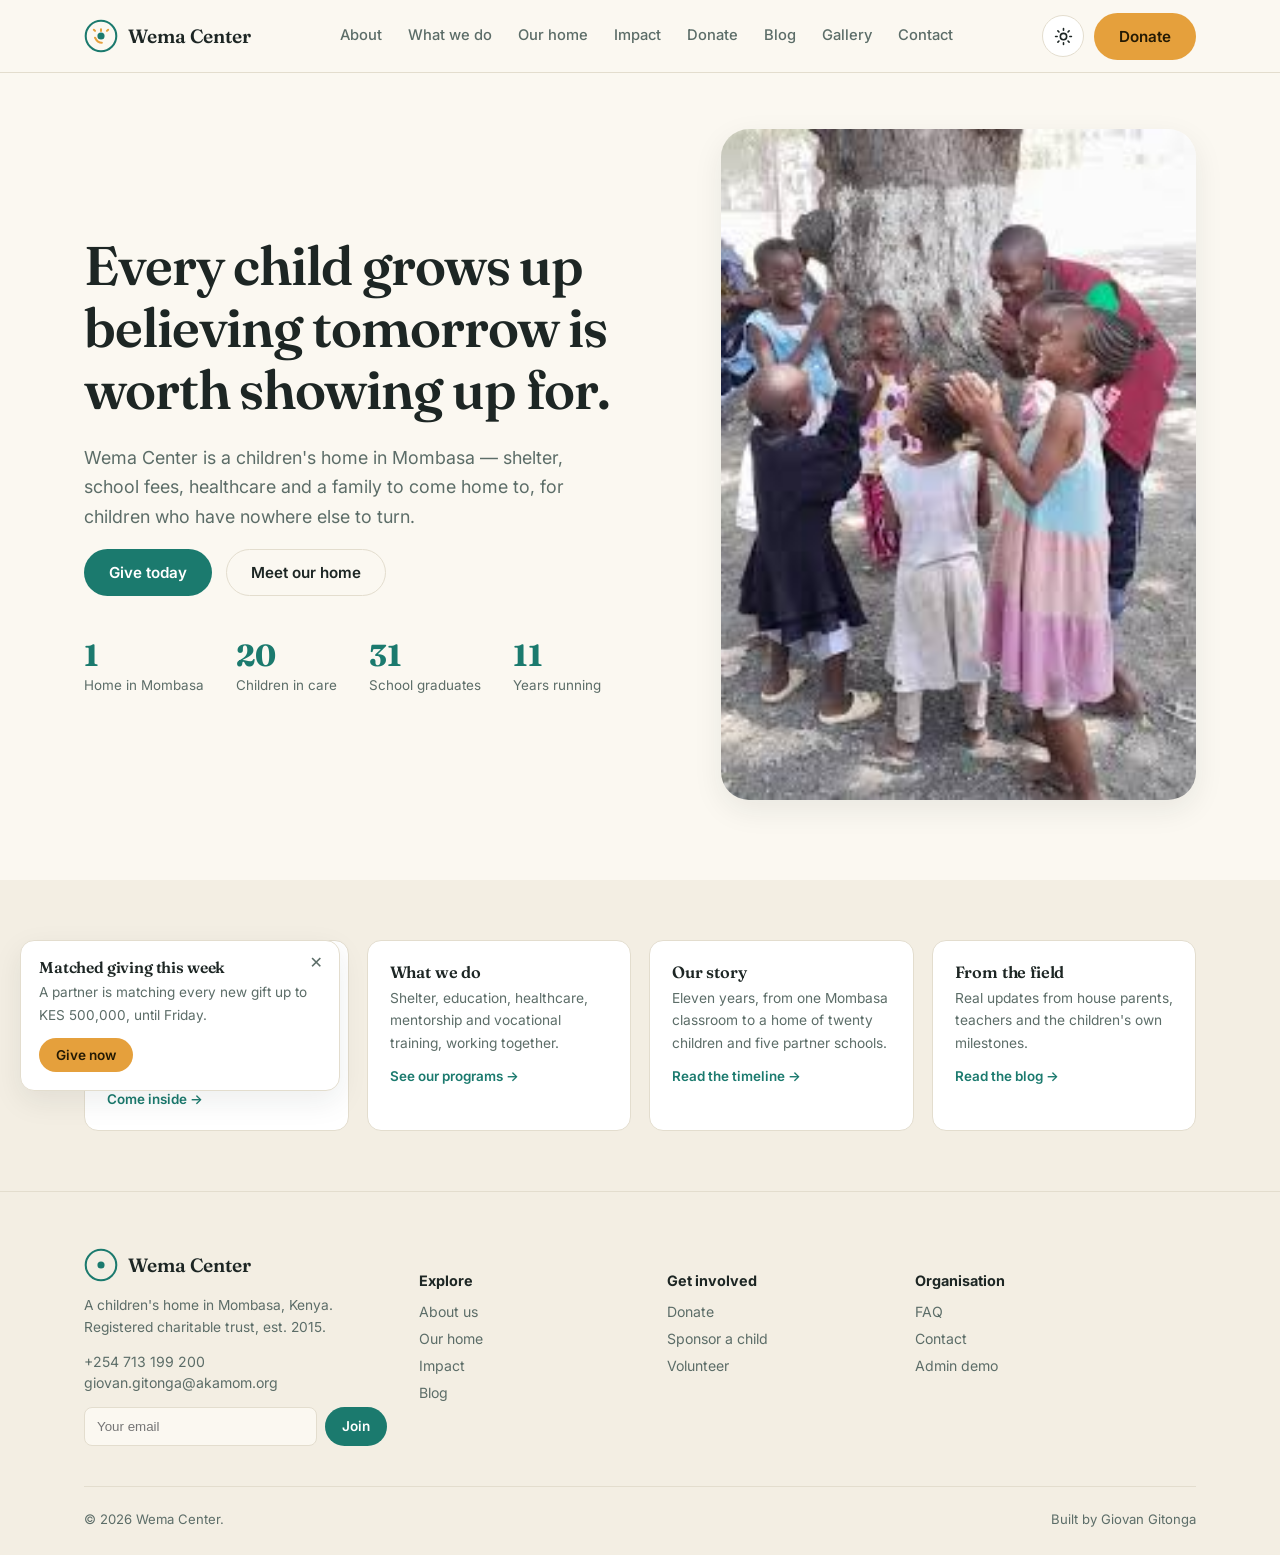
<file: index.html>
<!DOCTYPE html>
<html lang="en">
<head>
<meta charset="UTF-8">
<meta name="viewport" content="width=device-width, initial-scale=1, viewport-fit=cover">
<title>Wema Center &mdash; Children's Home, Mombasa</title>
<link rel="preconnect" href="https://fonts.googleapis.com">
<link rel="preconnect" href="https://fonts.gstatic.com" crossorigin>
<link href="https://fonts.googleapis.com/css2?family=Fraunces:ital,opsz,wght@0,9..144,400;0,9..144,500;0,9..144,600;0,9..144,700;1,9..144,500&family=Inter:wght@400;500;600;700;800&display=swap" rel="stylesheet">
<link rel="icon" type="image/svg+xml" href="assets/images/favicon.svg">
<meta name="description" content="Wema Center is a children's home in Mombasa, Kenya — shelter, school fees, healthcare and a family to come home to for children who have nowhere else to turn.">
<link rel="stylesheet" href="assets/style.css">

</head>
<body>
<header class="nav" id="siteNav">
  <div class="container nav-row">
    <a href="index.html" class="logo" class="active">
      <svg viewBox="0 0 40 40" fill="none"><g class="mark-ring"><circle cx="20" cy="20" r="18" stroke="var(--primary)" stroke-width="2.4"/><path d="M13 22c2 4 5.6 6 8 6M20 14v-2M13 14l-1.4-1.4M27 14l1.4-1.4" stroke="var(--accent)" stroke-width="2.4" stroke-linecap="round"/><circle cx="20" cy="20" r="4.2" fill="var(--primary)"/></g></svg>
      Wema Center
    </a>
    <nav class="nav-links" id="navLinks">
      <a href="about.html">About</a>
      <a href="programs.html">What we do</a>
      <a href="homes.html">Our home</a>
      <a href="impact.html">Impact</a>
      <a href="donate.html">Donate</a>
      <a href="blog.html">Blog</a>
      <a href="gallery.html">Gallery</a>
      <a href="contact.html">Contact</a>
    </nav>
    <div class="nav-actions">
      <button class="theme-toggle" aria-label="Toggle dark mode">
        <svg id="themeIconSun" viewBox="0 0 24 24" fill="none" stroke="var(--text)" stroke-width="2"><circle cx="12" cy="12" r="4"/><path d="M12 2v2M12 20v2M4.9 4.9l1.4 1.4M17.7 17.7l1.4 1.4M2 12h2M20 12h2M4.9 19.1l1.4-1.4M17.7 6.3l1.4-1.4" stroke-linecap="round"/></svg>
        <svg id="themeIconMoon" viewBox="0 0 24 24" fill="none" stroke="var(--text)" stroke-width="2" style="display:none"><path d="M21 12.8A9 9 0 1 1 11.2 3a7 7 0 0 0 9.8 9.8Z"/></svg>
      </button>
      <a href="donate.html" class="btn btn-accent">Donate</a>
      <button class="hamburger" id="hamburger" type="button" aria-label="Menu" aria-expanded="false"><span></span></button>
    </div>
  </div>
</header>

<div class="mobile-panel" id="mobilePanel" aria-hidden="true">
  <div class="container">
    <a href="index.html" class="active">Home</a>
    <a href="about.html">About</a>
    <a href="programs.html">What we do</a>
    <a href="homes.html">Our home</a>
    <a href="impact.html">Impact &amp; progress</a>
    <a href="donate.html">Donate</a>
    <a href="blog.html">Blog</a>
    <a href="gallery.html">Gallery</a>
    <a href="faq.html">FAQ</a>
    <a href="contact.html">Contact</a>
    <a href="admin.html" style="color:var(--primary)">Admin demo</a>
  </div>
</div>
<main>
<div class="hero">
  <div class="container hero-grid">
    <div>
      <h1>Every child grows up believing tomorrow is worth showing up for.</h1>
      <p class="lede">Wema Center is a children's home in Mombasa &mdash; shelter, school fees, healthcare and a family to come home to, for children who have nowhere else to turn.</p>
      <div class="hero-cta">
        <a href="donate.html" class="btn btn-primary">Give today</a>
        <a href="homes.html" class="btn btn-outline">Meet our home</a>
      </div>
      <div class="hero-stats">
        <div class="stat"><b data-count="1">0</b><span>Home in Mombasa</span></div>
        <div class="stat"><b data-count="20">0</b><span>Children in care</span></div>
        <div class="stat"><b data-count="31">0</b><span>School graduates</span></div>
        <div class="stat"><b data-count="11">0</b><span>Years running</span></div>
      </div>
    </div>
    <div class="hero-art">
      <img src="assets/images/hero4.jpeg" width="460" height="380" alt="Children playing outside Wema Center, a thatched home on the Mombasa coast, with palm trees and a dhow at sea">
    </div>
  </div>
</div>

<div class="teaser-strip">
  <div class="container">
    <div class="teaser-grid">
      <div class="teaser-card"><h4>Our home</h4><p>A small, family-style home on the Mombasa coast, with house parents, a nurse and a resident social worker.</p><a href="homes.html">Come inside &rarr;</a></div>
      <div class="teaser-card"><h4>What we do</h4><p>Shelter, education, healthcare, mentorship and vocational training, working together.</p><a href="programs.html">See our programs &rarr;</a></div>
      <div class="teaser-card"><h4>Our story</h4><p>Eleven years, from one Mombasa classroom to a home of twenty children and five partner schools.</p><a href="impact.html">Read the timeline &rarr;</a></div>
      <div class="teaser-card"><h4>From the field</h4><p>Real updates from house parents, teachers and the children's own milestones.</p><a href="blog.html">Read the blog &rarr;</a></div>
    </div>
  </div>
</div>

</main>

<footer>
  <div class="container">
    <div class="foot-grid">
      <div class="foot-col">
        <div class="logo" style="margin-bottom:12px"><svg viewBox="0 0 40 40" width="30" height="30" fill="none"><circle cx="20" cy="20" r="18" stroke="var(--primary)" stroke-width="2.4"/><circle cx="20" cy="20" r="4.2" fill="var(--primary)"/></svg>Wema Center</div>
        <p style="font-size:.86rem">A children's home in Mombasa, Kenya. Registered charitable trust, est. 2015.</p>
        <a style="margin-bottom:4px" href="tel:+254713199200">+254 713 199 200</a><a href="mailto:giovan.gitonga@akamom.org">giovan.gitonga@akamom.org</a>
        <div class="newsletter"><input id="newsletterEmail" type="email" placeholder="Your email"><button class="btn btn-primary btn-sm" id="newsletterBtn">Join</button></div>
      </div>
      <div class="foot-col"><h5>Explore</h5><a href="about.html">About us</a><a href="homes.html">Our home</a><a href="impact.html">Impact</a><a href="blog.html">Blog</a></div>
      <div class="foot-col"><h5>Get involved</h5><a href="donate.html">Donate</a><a href="donate.html">Sponsor a child</a><a href="contact.html">Volunteer</a></div>
      <div class="foot-col"><h5>Organisation</h5><a href="faq.html">FAQ</a><a href="contact.html">Contact</a><a href="admin.html">Admin demo</a></div>
    </div>
    <div class="foot-bottom">
      <span>&copy; 2026 Wema Center. </span>
      <span>Built by Giovan Gitonga</span>
    </div>
  </div>
</footer>

<div class="toast-wrap" id="toastWrap"></div>

<div class="popup-banner" id="popupBanner">
  <button class="popup-close" id="popupClose">&#10005;</button>
  <h4>Matched giving this week</h4>
  <p>A partner is matching every new gift up to KES 500,000, until Friday.</p>
  <a href="donate.html" class="btn btn-accent btn-sm" id="popupCta">Give now</a>
</div>

<script src="assets/app.js"></script>
</body>
</html>
</file>
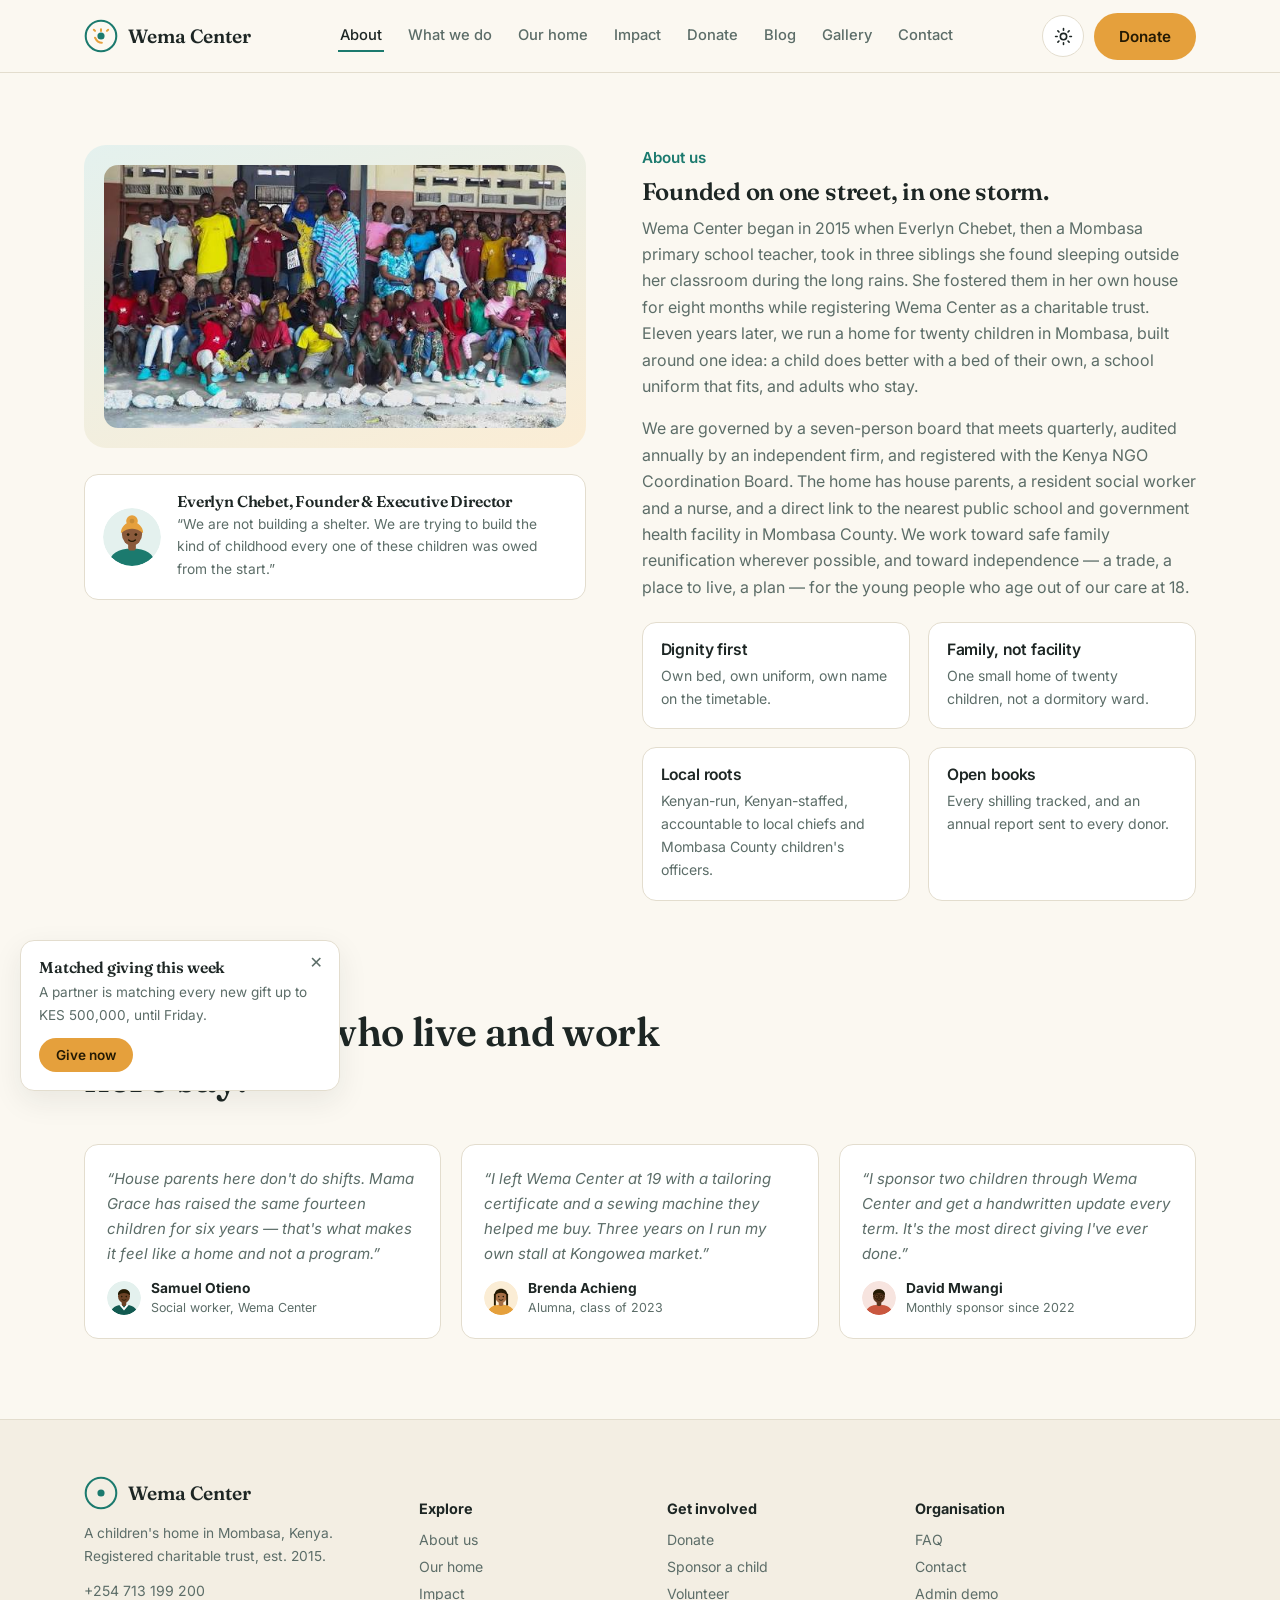
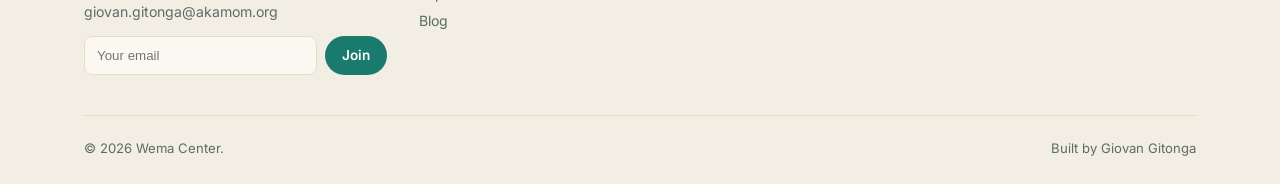
<file: about.html>
<!DOCTYPE html>
<html lang="en">
<head>
<meta charset="UTF-8">
<meta name="viewport" content="width=device-width, initial-scale=1, viewport-fit=cover">
<title>About &mdash; Wema Center</title>
<link rel="preconnect" href="https://fonts.googleapis.com">
<link rel="preconnect" href="https://fonts.gstatic.com" crossorigin>
<link href="https://fonts.googleapis.com/css2?family=Fraunces:ital,opsz,wght@0,9..144,400;0,9..144,500;0,9..144,600;0,9..144,700;1,9..144,500&family=Inter:wght@400;500;600;700;800&display=swap" rel="stylesheet">
<link rel="icon" type="image/svg+xml" href="assets/images/favicon.svg">
<meta name="description" content="Wema Center is a children's home in Mombasa, Kenya — shelter, school fees, healthcare and a family to come home to for children who have nowhere else to turn.">
<link rel="stylesheet" href="assets/style.css">

</head>
<body>
<header class="nav" id="siteNav">
  <div class="container nav-row">
    <a href="index.html" class="logo">
      <svg viewBox="0 0 40 40" fill="none"><g class="mark-ring"><circle cx="20" cy="20" r="18" stroke="var(--primary)" stroke-width="2.4"/><path d="M13 22c2 4 5.6 6 8 6M20 14v-2M13 14l-1.4-1.4M27 14l1.4-1.4" stroke="var(--accent)" stroke-width="2.4" stroke-linecap="round"/><circle cx="20" cy="20" r="4.2" fill="var(--primary)"/></g></svg>
      Wema Center
    </a>
    <nav class="nav-links" id="navLinks">
      <a href="about.html" class="active">About</a>
      <a href="programs.html">What we do</a>
      <a href="homes.html">Our home</a>
      <a href="impact.html">Impact</a>
      <a href="donate.html">Donate</a>
      <a href="blog.html">Blog</a>
      <a href="gallery.html">Gallery</a>
      <a href="contact.html">Contact</a>
    </nav>
    <div class="nav-actions">
      <button class="theme-toggle" aria-label="Toggle dark mode">
        <svg id="themeIconSun" viewBox="0 0 24 24" fill="none" stroke="var(--text)" stroke-width="2"><circle cx="12" cy="12" r="4"/><path d="M12 2v2M12 20v2M4.9 4.9l1.4 1.4M17.7 17.7l1.4 1.4M2 12h2M20 12h2M4.9 19.1l1.4-1.4M17.7 6.3l1.4-1.4" stroke-linecap="round"/></svg>
        <svg id="themeIconMoon" viewBox="0 0 24 24" fill="none" stroke="var(--text)" stroke-width="2" style="display:none"><path d="M21 12.8A9 9 0 1 1 11.2 3a7 7 0 0 0 9.8 9.8Z"/></svg>
      </button>
      <a href="donate.html" class="btn btn-accent">Donate</a>
      <button class="hamburger" id="hamburger" type="button" aria-label="Menu" aria-expanded="false"><span></span></button>
    </div>
  </div>
</header>

<div class="mobile-panel" id="mobilePanel" aria-hidden="true">
  <div class="container">
    <a href="index.html">Home</a>
    <a href="about.html" class="active">About</a>
    <a href="programs.html">What we do</a>
    <a href="homes.html">Our home</a>
    <a href="impact.html">Impact &amp; progress</a>
    <a href="donate.html">Donate</a>
    <a href="blog.html">Blog</a>
    <a href="gallery.html">Gallery</a>
    <a href="faq.html">FAQ</a>
    <a href="contact.html">Contact</a>
    <a href="admin.html" style="color:var(--primary)">Admin demo</a>
  </div>
</div>
<main>
<div class="container section-pad about-grid">
  <div>
    <div class="about-art">
      <img src="assets/images/hero-mombasa.jpeg" width="380" height="320" alt="A Mombasa teacher shelters three children under an umbrella in the rain, walking toward a lit doorway in Old Town">
    </div>
    <div class="founder-row">
      <img class="founder-avatar" src="assets/images/avatar-everlyn.svg" width="58" height="58" alt="Everlyn Chebet">
      <div><h4>Everlyn Chebet, Founder &amp; Executive Director</h4><p>&ldquo;We are not building a shelter. We are trying to build the kind of childhood every one of these children was owed from the start.&rdquo;</p></div>
    </div>
  </div>
  <div>
    <p class="eyebrow">About us</p>
    <h2>Founded on one street, in one storm.</h2>
    <p>Wema Center began in 2015 when Everlyn Chebet, then a Mombasa primary school teacher, took in three siblings she found sleeping outside her classroom during the long rains. She fostered them in her own house for eight months while registering Wema Center as a charitable trust. Eleven years later, we run a home for twenty children in Mombasa, built around one idea: a child does better with a bed of their own, a school uniform that fits, and adults who stay.</p>
    <p>We are governed by a seven-person board that meets quarterly, audited annually by an independent firm, and registered with the Kenya NGO Coordination Board. The home has house parents, a resident social worker and a nurse, and a direct link to the nearest public school and government health facility in Mombasa County. We work toward safe family reunification wherever possible, and toward independence &mdash; a trade, a place to live, a plan &mdash; for the young people who age out of our care at 18.</p>
    <div class="values">
      <div class="value-card"><h4>Dignity first</h4><p>Own bed, own uniform, own name on the timetable.</p></div>
      <div class="value-card"><h4>Family, not facility</h4><p>One small home of twenty children, not a dormitory ward.</p></div>
      <div class="value-card"><h4>Local roots</h4><p>Kenyan-run, Kenyan-staffed, accountable to local chiefs and Mombasa County children's officers.</p></div>
      <div class="value-card"><h4>Open books</h4><p>Every shilling tracked, and an annual report sent to every donor.</p></div>
    </div>
  </div>
</div>
<div class="container" style="padding-bottom:80px">
  <div class="section-head"><p class="eyebrow">In their words</p><h2>What people who live and work here say.</h2></div>
  <div class="testimonials">
    <div class="testimonial"><p>&ldquo;House parents here don't do shifts. Mama Grace has raised the same fourteen children for six years &mdash; that's what makes it feel like a home and not a program.&rdquo;</p><div class="who"><img class="avatar" src="assets/images/avatar-samuel.svg" width="34" height="34" alt=""><div><b>Samuel Otieno</b><span>Social worker, Wema Center</span></div></div></div>
    <div class="testimonial"><p>&ldquo;I left Wema Center at 19 with a tailoring certificate and a sewing machine they helped me buy. Three years on I run my own stall at Kongowea market.&rdquo;</p><div class="who"><img class="avatar" src="assets/images/avatar-brenda.svg" width="34" height="34" alt=""><div><b>Brenda Achieng</b><span>Alumna, class of 2023</span></div></div></div>
    <div class="testimonial"><p>&ldquo;I sponsor two children through Wema Center and get a handwritten update every term. It's the most direct giving I've ever done.&rdquo;</p><div class="who"><img class="avatar" src="assets/images/avatar-david.svg" width="34" height="34" alt=""><div><b>David Mwangi</b><span>Monthly sponsor since 2022</span></div></div></div>
  </div>
</div>

</main>

<footer>
  <div class="container">
    <div class="foot-grid">
      <div class="foot-col">
        <div class="logo" style="margin-bottom:12px"><svg viewBox="0 0 40 40" width="30" height="30" fill="none"><circle cx="20" cy="20" r="18" stroke="var(--primary)" stroke-width="2.4"/><circle cx="20" cy="20" r="4.2" fill="var(--primary)"/></svg>Wema Center</div>
        <p style="font-size:.86rem">A children's home in Mombasa, Kenya. Registered charitable trust, est. 2015.</p>
        <a style="margin-bottom:4px" href="tel:+254713199200">+254 713 199 200</a><a href="mailto:giovan.gitonga@akamom.org">giovan.gitonga@akamom.org</a>
        <div class="newsletter"><input id="newsletterEmail" type="email" placeholder="Your email"><button class="btn btn-primary btn-sm" id="newsletterBtn">Join</button></div>
      </div>
      <div class="foot-col"><h5>Explore</h5><a href="about.html">About us</a><a href="homes.html">Our home</a><a href="impact.html">Impact</a><a href="blog.html">Blog</a></div>
      <div class="foot-col"><h5>Get involved</h5><a href="donate.html">Donate</a><a href="donate.html">Sponsor a child</a><a href="contact.html">Volunteer</a></div>
      <div class="foot-col"><h5>Organisation</h5><a href="faq.html">FAQ</a><a href="contact.html">Contact</a><a href="admin.html">Admin demo</a></div>
    </div>
     <div class="foot-bottom">
      <span>&copy; 2026 Wema Center. </span>
      <span>Built by Giovan Gitonga</span>
    </div>
  </div>
</footer>

<div class="toast-wrap" id="toastWrap"></div>

<div class="popup-banner" id="popupBanner">
  <button class="popup-close" id="popupClose">&#10005;</button>
  <h4>Matched giving this week</h4>
  <p>A partner is matching every new gift up to KES 500,000, until Friday.</p>
  <a href="donate.html" class="btn btn-accent btn-sm" id="popupCta">Give now</a>
</div>

<script src="assets/app.js"></script>
</body>
</html>
</file>
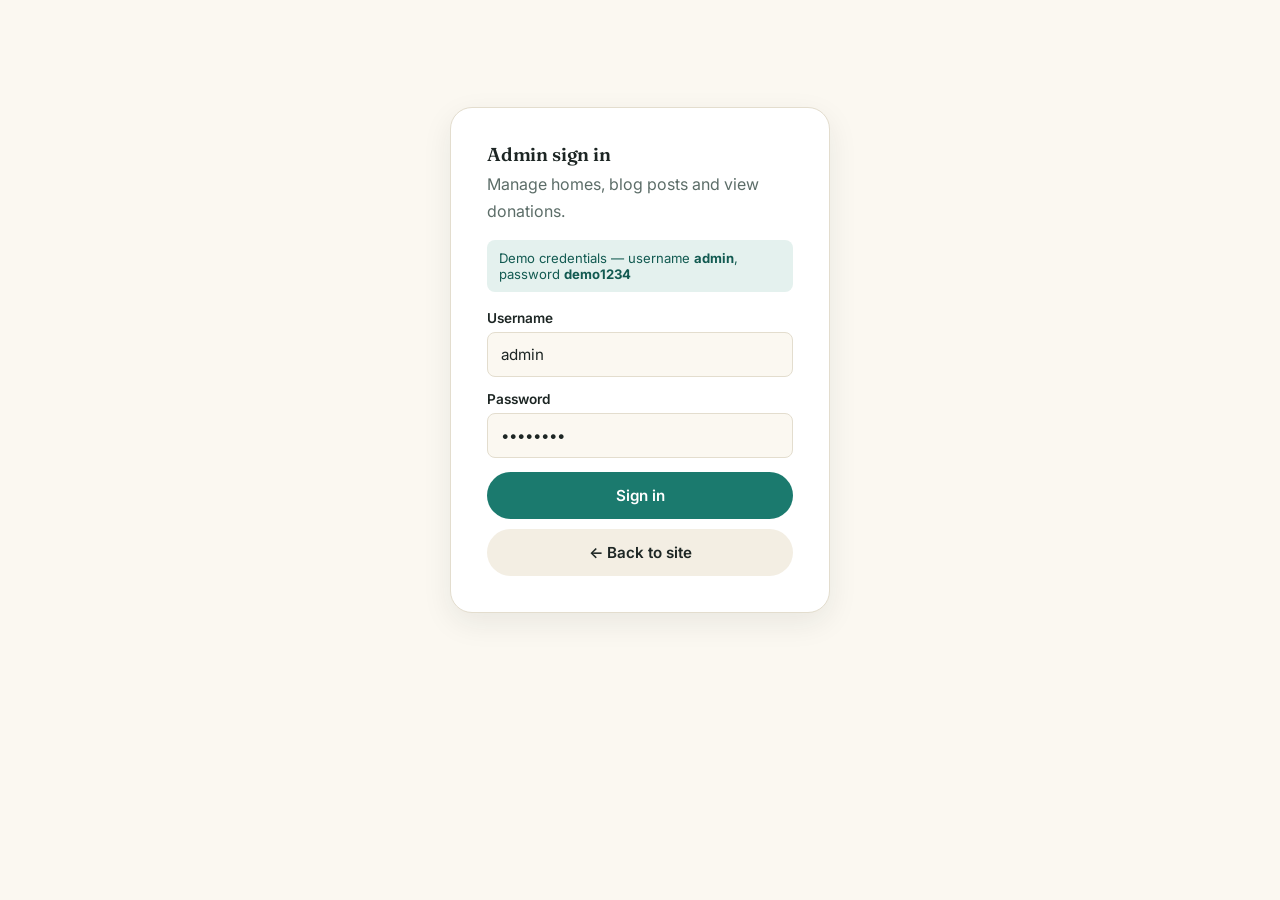
<file: admin.html>
<!DOCTYPE html>
<html lang="en">
<head>
<meta charset="UTF-8">
<meta name="viewport" content="width=device-width, initial-scale=1, viewport-fit=cover">
<title>Admin &mdash; Wema Center</title>
<link rel="preconnect" href="https://fonts.googleapis.com">
<link rel="preconnect" href="https://fonts.gstatic.com" crossorigin>
<link href="https://fonts.googleapis.com/css2?family=Fraunces:ital,opsz,wght@0,9..144,400;0,9..144,500;0,9..144,600;0,9..144,700;1,9..144,500&family=Inter:wght@400;500;600;700;800&display=swap" rel="stylesheet">
<link rel="icon" type="image/svg+xml" href="assets/images/favicon.svg">
<meta name="description" content="Wema Center is a children's home in Mombasa, Kenya — shelter, school fees, healthcare and a family to come home to for children who have nowhere else to turn.">
<link rel="stylesheet" href="assets/style.css">
</head>
<body>

<div id="adminLogin" class="login-wrap">
  <div class="login-card">
    <h3 style="margin-bottom:6px">Admin sign in</h3>
    <p style="margin-bottom:16px">Manage homes, blog posts and view donations.</p>
    <div class="login-hint">Demo credentials &mdash; username <b>admin</b>, password <b>demo1234</b></div>
    <form id="adminLoginForm">
      <div class="field"><label>Username</label><input id="adminUser" value="admin"></div>
      <div class="field"><label>Password</label><input id="adminPass" type="password" value="demo1234"></div>
      <button class="btn btn-primary btn-block" type="submit">Sign in</button>
    </form>
    <a class="btn btn-ghost btn-block" style="margin-top:10px;text-align:center" href="index.html">&larr; Back to site</a>
  </div>
</div>

<div id="adminDash" style="display:none">
  <div class="admin-bar">
    <div class="container">
      <div class="logo" style="font-size:1.05rem"><svg viewBox="0 0 40 40" width="26" height="26" fill="none"><circle cx="20" cy="20" r="18" stroke="var(--primary)" stroke-width="2.4"/><circle cx="20" cy="20" r="4.2" fill="var(--primary)"/></svg>Wema Center &mdash; Admin</div>
      <div style="display:flex;gap:10px;align-items:center">
        <button class="theme-toggle" aria-label="Toggle dark mode"><svg viewBox="0 0 24 24" fill="none" stroke="var(--text)" stroke-width="2"><circle cx="12" cy="12" r="4"/><path d="M12 2v2M12 20v2M4.9 4.9l1.4 1.4M17.7 17.7l1.4 1.4M2 12h2M20 12h2M4.9 19.1l1.4-1.4M17.7 6.3l1.4-1.4" stroke-linecap="round"/></svg></button>
        <a class="btn btn-ghost btn-sm" href="index.html">View site</a>
        <button class="btn btn-outline btn-sm" id="logoutBtn">Log out</button>
      </div>
    </div>
  </div>
  <div class="admin-shell">
    <div class="admin-side">
      <button class="active" data-panel="overview">Overview</button>
      <button data-panel="homes">Homes</button>
      <button data-panel="blog">Blog posts</button>
      <button data-panel="campaigns">Campaigns</button>
      <button data-panel="donations">Donations</button>
      <button data-panel="messages">Messages</button>
      <button data-panel="settings">Settings</button>
    </div>
    <div class="admin-main">

      <div class="admin-panel show" id="panel-overview">
        <h3 style="margin-bottom:18px">Overview</h3>
        <div class="admin-cards" id="overviewCards"></div>
        <h4 style="margin-bottom:10px">Recent donations</h4>
        <table class="admin-table" id="overviewDonationsTable"><thead><tr><th>Donor</th><th>Amount</th><th>Method</th><th>Date</th></tr></thead><tbody></tbody></table>
      </div>

      <div class="admin-panel" id="panel-homes">
        <h3 style="margin-bottom:18px">Children's homes</h3>
        <button class="btn btn-primary btn-sm" id="addHomeBtn" style="margin-bottom:16px">+ Add a home</button>
        <div class="admin-form" id="homeForm" style="display:none">
          <div class="grid2">
            <div class="field"><label>Home name</label><input id="hName"></div>
            <div class="field"><label>Location</label><input id="hLocation"></div>
            <div class="field"><label>Capacity</label><input id="hCapacity" type="number"></div>
            <div class="field"><label>Age range</label><input id="hAge" placeholder="e.g. 4–17"></div>
            <div class="field"><label>Year opened</label><input id="hYear" type="number"></div>
            <div class="field"><label>Accent colour</label><select id="hColor"><option value="primary">Teal</option><option value="accent">Marigold</option><option value="warn">Terracotta</option></select></div>
          </div>
          <div class="field"><label>Description</label><textarea id="hDesc" rows="3"></textarea></div>
          <input type="hidden" id="hEditIndex" value="">
          <div style="display:flex;gap:10px"><button class="btn btn-primary btn-sm" id="saveHomeBtn" type="button">Save home</button><button class="btn btn-ghost btn-sm" id="cancelHomeBtn" type="button">Cancel</button></div>
        </div>
        <table class="admin-table"><thead><tr><th>Home</th><th>Location</th><th>Capacity</th><th>Opened</th><th></th></tr></thead><tbody id="adminHomesBody"></tbody></table>
      </div>

      <div class="admin-panel" id="panel-blog">
        <h3 style="margin-bottom:18px">Blog posts</h3>
        <button class="btn btn-primary btn-sm" id="addPostBtn" style="margin-bottom:16px">+ New post</button>
        <div class="admin-form" id="postForm" style="display:none">
          <div class="grid2"><div class="field"><label>Title</label><input id="pTitle"></div><div class="field"><label>Tag</label><input id="pTag" placeholder="e.g. Education"></div></div>
          <div class="field"><label>Summary (shown on card)</label><textarea id="pSummary" rows="2"></textarea></div>
          <div class="field"><label>Full post</label><textarea id="pBody" rows="5"></textarea></div>
          <input type="hidden" id="pEditIndex" value="">
          <div style="display:flex;gap:10px"><button class="btn btn-primary btn-sm" id="savePostBtn" type="button">Publish post</button><button class="btn btn-ghost btn-sm" id="cancelPostBtn" type="button">Cancel</button></div>
        </div>
        <table class="admin-table"><thead><tr><th>Title</th><th>Tag</th><th>Date</th><th></th></tr></thead><tbody id="adminBlogBody"></tbody></table>
      </div>

      <div class="admin-panel" id="panel-campaigns">
        <h3 style="margin-bottom:18px">Campaign progress</h3>
        <p style="margin-bottom:16px">Adjust the raised amount for each active campaign &mdash; changes reflect live on the public Impact &amp; progress page.</p>
        <table class="admin-table"><thead><tr><th>Campaign</th><th>Goal (KES)</th><th>Raised (KES)</th><th>Update</th></tr></thead><tbody id="adminCampaignsBody"></tbody></table>
      </div>

      <div class="admin-panel" id="panel-donations">
        <h3 style="margin-bottom:18px">Donations</h3>
        <table class="admin-table"><thead><tr><th>Donor</th><th>Email</th><th>Amount</th><th>Frequency</th><th>Method</th><th>Date</th></tr></thead><tbody id="adminDonationsBody"></tbody></table>
      </div>

      <div class="admin-panel" id="panel-messages">
        <h3 style="margin-bottom:18px">Contact &amp; volunteer messages</h3>
        <table class="admin-table"><thead><tr><th>Name</th><th>Email</th><th>Reason</th><th>Message</th><th>Date</th></tr></thead><tbody id="adminMessagesBody"></tbody></table>
      </div>

      <div class="admin-panel" id="panel-settings">
        <h3 style="margin-bottom:18px">Demo settings</h3>
        <p style="margin-bottom:16px">All data on this site &mdash; homes, posts, donations, messages, campaign totals &mdash; is stored locally in this browser so the demo works without a real backend. Nothing is sent anywhere.</p>
        <button class="btn btn-outline" id="resetDataBtn">Reset all demo data</button>
      </div>

    </div>
  </div>
</div>

<div class="toast-wrap" id="toastWrap"></div>

<script src="assets/app.js"></script>
<script>
(function(){
"use strict";
var DB_KEYS=window.nwDB.keys, saveDB=window.nwDB.save, toast=window.nwToast;
var S=window.nwState;
var homes=S.homes, blogPosts=S.blogPosts, donations=S.donations, messages=S.messages, campaigns=S.campaigns;

function formatDate(iso){ var d=new Date(iso+'T00:00:00'); return d.toLocaleDateString('en-GB',{day:'numeric',month:'long',year:'numeric'}); }

document.getElementById('adminLoginForm').addEventListener('submit', function(e){
  e.preventDefault();
  var u=document.getElementById('adminUser').value.trim(), p=document.getElementById('adminPass').value.trim();
  if(u==='admin' && p==='demo1234'){ sessionStorage.setItem('wc_admin_auth','1'); showDash(); toast('Signed in', 'Welcome back to the admin demo.'); }
  else { toast('Sign in failed','Check the demo username and password.'); }
});
function showDash(){ document.getElementById('adminLogin').style.display='none'; document.getElementById('adminDash').style.display='block'; renderOverview(); renderAdminHomes(); renderAdminBlog(); renderAdminCampaigns(); renderDonationsTable(); renderMessagesTable(); }
if(sessionStorage.getItem('wc_admin_auth')==='1'){ showDash(); }
document.getElementById('logoutBtn').addEventListener('click', function(){ sessionStorage.removeItem('wc_admin_auth'); document.getElementById('adminDash').style.display='none'; document.getElementById('adminLogin').style.display='flex'; toast('Signed out',''); });

document.querySelectorAll('.admin-side button').forEach(function(b){
  b.addEventListener('click', function(){
    document.querySelectorAll('.admin-side button').forEach(function(x){x.classList.remove('active');});
    b.classList.add('active');
    document.querySelectorAll('.admin-panel').forEach(function(p){p.classList.remove('show');});
    document.getElementById('panel-'+b.getAttribute('data-panel')).classList.add('show');
  });
});

function renderOverview(){
  var totalRaised=donations.reduce(function(s,d){return s+d.amount;},0);
  document.getElementById('overviewCards').innerHTML = [
    ['Children in homes', homes.reduce(function(s,h){return s+h.capacity;},0)],
    ['Homes active', homes.length],
    ['Donations recorded', donations.length],
    ['Raised via this demo', 'KES '+totalRaised.toLocaleString()]
  ].map(function(c){ return '<div class="admin-kpi"><b>'+c[1]+'</b><span>'+c[0]+'</span></div>'; }).join('');
  var tb=document.querySelector('#overviewDonationsTable tbody');
  tb.innerHTML = donations.slice(0,5).map(function(d){
    return '<tr><td>'+(d.name||'Anonymous')+'</td><td>KES '+d.amount.toLocaleString()+(d.freq==='monthly'?'/mo':'')+'</td><td>'+(d.method==='mpesa'?'M-Pesa':'Card')+'</td><td>'+new Date(d.date).toLocaleDateString()+'</td></tr>';
  }).join('') || '<tr><td colspan="4" style="color:var(--text-muted)">No donations recorded yet in this browser.</td></tr>';
}

function renderAdminHomes(){
  document.getElementById('adminHomesBody').innerHTML = homes.map(function(h,i){
    return '<tr><td>'+h.name+'</td><td>'+h.location+'</td><td>'+h.capacity+'</td><td>'+h.year+'</td><td class="row-actions"><button class="btn btn-ghost btn-sm" data-edit-home="'+i+'">Edit</button><button class="btn btn-outline btn-sm" data-del-home="'+i+'">Delete</button></td></tr>';
  }).join('');
  document.querySelectorAll('[data-edit-home]').forEach(function(b){ b.addEventListener('click', function(){ editHome(parseInt(b.getAttribute('data-edit-home'),10)); }); });
  document.querySelectorAll('[data-del-home]').forEach(function(b){ b.addEventListener('click', function(){ var i=parseInt(b.getAttribute('data-del-home'),10); homes.splice(i,1); saveDB(DB_KEYS.homes,homes); renderAdminHomes(); renderOverview(); toast('Home removed',''); }); });
}
document.getElementById('addHomeBtn').addEventListener('click', function(){ document.getElementById('hEditIndex').value=''; clearHomeForm(); document.getElementById('homeForm').style.display='block'; });
document.getElementById('cancelHomeBtn').addEventListener('click', function(){ document.getElementById('homeForm').style.display='none'; });
function clearHomeForm(){ ['hName','hLocation','hCapacity','hAge','hYear','hDesc'].forEach(function(id){ document.getElementById(id).value=''; }); document.getElementById('hColor').value='primary'; }
function editHome(i){
  var h=homes[i];
  document.getElementById('hEditIndex').value=i;
  document.getElementById('hName').value=h.name; document.getElementById('hLocation').value=h.location;
  document.getElementById('hCapacity').value=h.capacity; document.getElementById('hAge').value=h.age;
  document.getElementById('hYear').value=h.year; document.getElementById('hColor').value=h.color; document.getElementById('hDesc').value=h.desc;
  document.getElementById('homeForm').style.display='block';
  document.getElementById('homeForm').scrollIntoView({behavior:'smooth', block:'center'});
}
document.getElementById('saveHomeBtn').addEventListener('click', function(){
  var name=document.getElementById('hName').value.trim();
  if(!name){ toast('Name required',''); return; }
  var rec={ name:name, location:document.getElementById('hLocation').value.trim(), capacity:parseInt(document.getElementById('hCapacity').value,10)||0, age:document.getElementById('hAge').value.trim(), year:parseInt(document.getElementById('hYear').value,10)||new Date().getFullYear(), color:document.getElementById('hColor').value, desc:document.getElementById('hDesc').value.trim() };
  var idx=document.getElementById('hEditIndex').value;
  if(idx!==''){ homes[parseInt(idx,10)]=rec; } else { homes.push(rec); }
  saveDB(DB_KEYS.homes,homes);
  renderAdminHomes(); renderOverview();
  document.getElementById('homeForm').style.display='none';
  toast('Home saved', name+' is now live on the site.');
});

function renderAdminBlog(){
  document.getElementById('adminBlogBody').innerHTML = blogPosts.map(function(p,i){
    return '<tr><td>'+p.title+'</td><td><span class="tag-pill">'+p.tag+'</span></td><td>'+formatDate(p.date)+'</td><td class="row-actions"><button class="btn btn-ghost btn-sm" data-edit-post="'+i+'">Edit</button><button class="btn btn-outline btn-sm" data-del-post="'+i+'">Delete</button></td></tr>';
  }).join('');
  document.querySelectorAll('[data-edit-post]').forEach(function(b){ b.addEventListener('click', function(){ editPost(parseInt(b.getAttribute('data-edit-post'),10)); }); });
  document.querySelectorAll('[data-del-post]').forEach(function(b){ b.addEventListener('click', function(){ var i=parseInt(b.getAttribute('data-del-post'),10); blogPosts.splice(i,1); saveDB(DB_KEYS.blog,blogPosts); renderAdminBlog(); toast('Post deleted',''); }); });
}
document.getElementById('addPostBtn').addEventListener('click', function(){ document.getElementById('pEditIndex').value=''; clearPostForm(); document.getElementById('postForm').style.display='block'; });
document.getElementById('cancelPostBtn').addEventListener('click', function(){ document.getElementById('postForm').style.display='none'; });
function clearPostForm(){ ['pTitle','pTag','pSummary','pBody'].forEach(function(id){ document.getElementById(id).value=''; }); }
function editPost(i){
  var p=blogPosts[i];
  document.getElementById('pEditIndex').value=i;
  document.getElementById('pTitle').value=p.title; document.getElementById('pTag').value=p.tag;
  document.getElementById('pSummary').value=p.summary; document.getElementById('pBody').value=p.body;
  document.getElementById('postForm').style.display='block';
  document.getElementById('postForm').scrollIntoView({behavior:'smooth', block:'center'});
}
document.getElementById('savePostBtn').addEventListener('click', function(){
  var title=document.getElementById('pTitle').value.trim();
  if(!title){ toast('Title required',''); return; }
  var idx=document.getElementById('pEditIndex').value;
  var rec={ title:title, tag:document.getElementById('pTag').value.trim()||'Update', summary:document.getElementById('pSummary').value.trim(), body:document.getElementById('pBody').value.trim(), date: idx!=='' ? blogPosts[parseInt(idx,10)].date : new Date().toISOString().slice(0,10) };
  if(idx!==''){ blogPosts[parseInt(idx,10)]=rec; } else { blogPosts.unshift(rec); }
  saveDB(DB_KEYS.blog,blogPosts);
  renderAdminBlog();
  document.getElementById('postForm').style.display='none';
  toast('Post published', title+' is now live on the blog.');
});

function renderAdminCampaigns(){
  document.getElementById('adminCampaignsBody').innerHTML = campaigns.map(function(c,i){
    return '<tr><td>'+c.name+'</td><td>'+c.goal.toLocaleString()+'</td><td><input type="number" value="'+c.raised+'" id="camp-raised-'+i+'" style="width:120px;padding:8px;border:1px solid var(--border);border-radius:6px;background:var(--bg);color:var(--text)"></td><td><button class="btn btn-primary btn-sm" data-save-camp="'+i+'">Update</button></td></tr>';
  }).join('');
  document.querySelectorAll('[data-save-camp]').forEach(function(b){
    b.addEventListener('click', function(){
      var i=parseInt(b.getAttribute('data-save-camp'),10);
      var val=parseInt(document.getElementById('camp-raised-'+i).value,10)||0;
      campaigns[i].raised=Math.min(campaigns[i].goal, Math.max(0,val));
      saveDB(DB_KEYS.campaigns,campaigns);
      toast('Campaign updated', campaigns[i].name+' now shows '+Math.round(campaigns[i].raised/campaigns[i].goal*100)+'%.');
    });
  });
}

function renderDonationsTable(){
  document.getElementById('adminDonationsBody').innerHTML = donations.map(function(d){
    return '<tr><td>'+(d.name||'Anonymous')+'</td><td>'+(d.email||'&mdash;')+'</td><td>KES '+d.amount.toLocaleString()+'</td><td>'+d.freq+'</td><td>'+(d.method==='mpesa'?'M-Pesa':'Card')+'</td><td>'+new Date(d.date).toLocaleString()+'</td></tr>';
  }).join('') || '<tr><td colspan="6" style="color:var(--text-muted)">No donations yet.</td></tr>';
}
function renderMessagesTable(){
  document.getElementById('adminMessagesBody').innerHTML = messages.map(function(m){
    return '<tr><td>'+m.name+'</td><td>'+m.email+'</td><td>'+m.reason+'</td><td>'+m.message+'</td><td>'+new Date(m.date).toLocaleString()+'</td></tr>';
  }).join('') || '<tr><td colspan="5" style="color:var(--text-muted)">No messages yet.</td></tr>';
}

document.getElementById('resetDataBtn').addEventListener('click', function(){
  if(!confirm('Reset all demo data back to the sample content? This clears donations and messages too.')) return;
  Object.keys(DB_KEYS).forEach(function(k){ localStorage.removeItem(DB_KEYS[k]); });
  location.reload();
});

})();
</script>
</body>
</html>
</file>
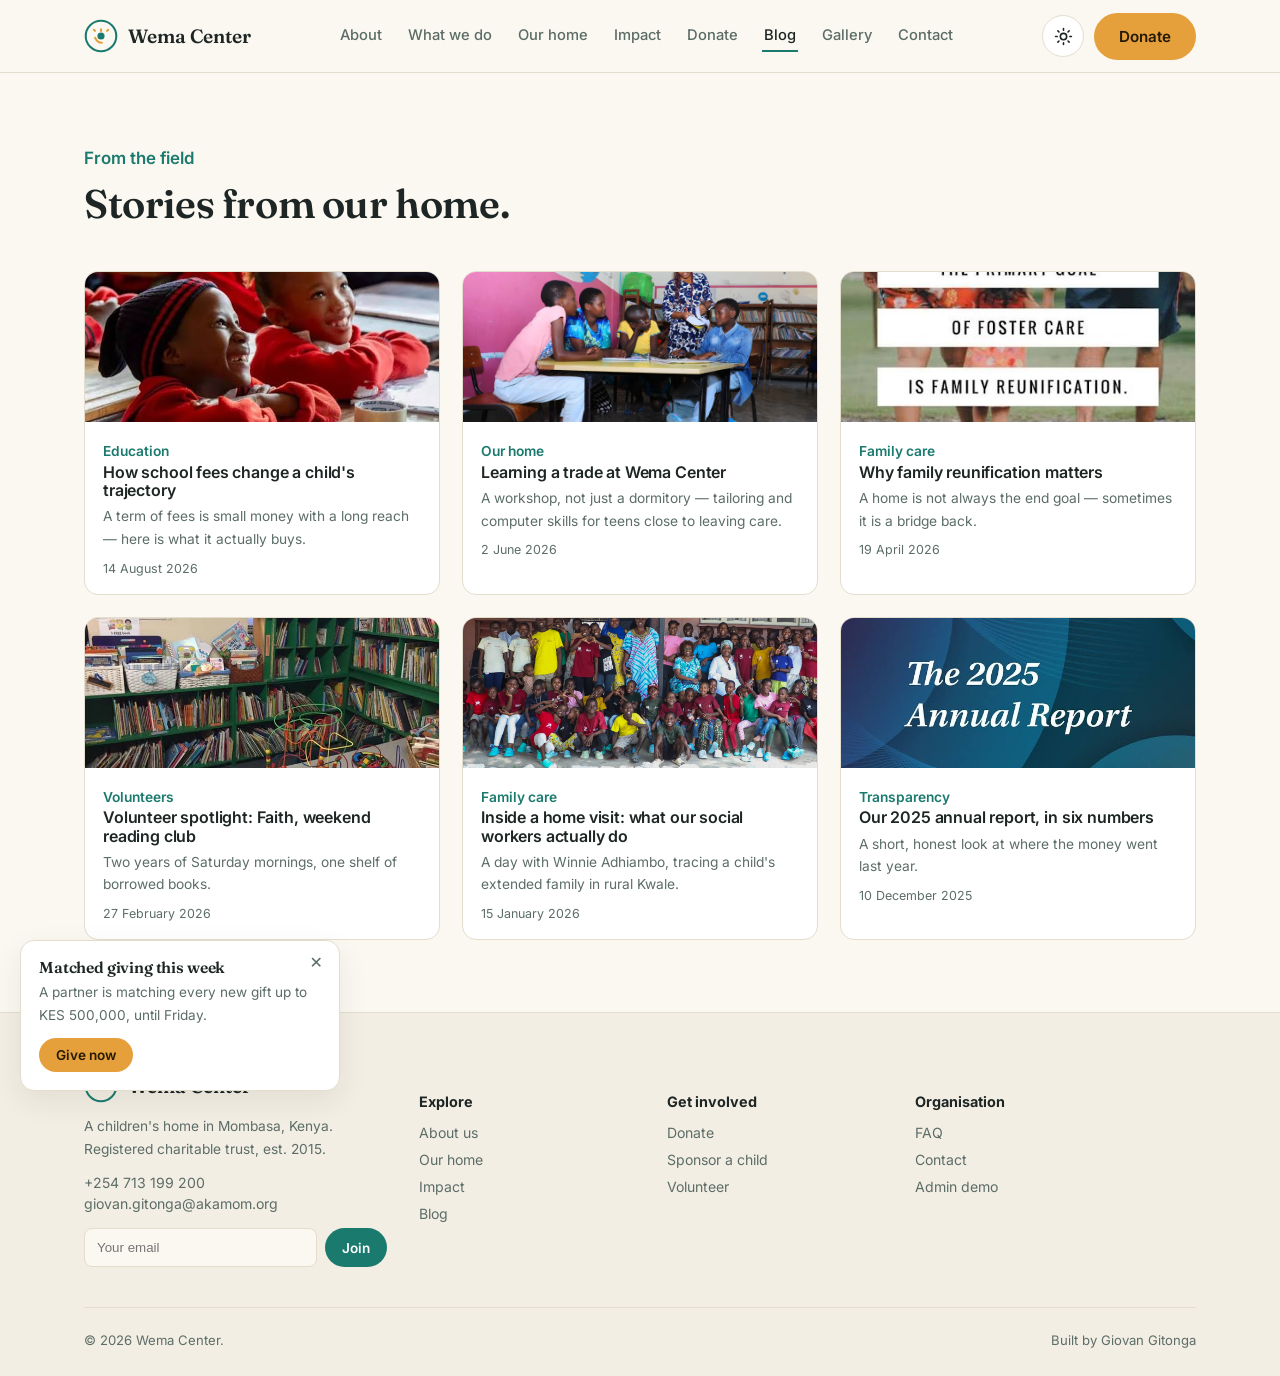
<file: blog.html>
<!DOCTYPE html>
<html lang="en">
<head>
<meta charset="UTF-8">
<meta name="viewport" content="width=device-width, initial-scale=1, viewport-fit=cover">
<title>Blog &mdash; Wema Center</title>
<link rel="preconnect" href="https://fonts.googleapis.com">
<link rel="preconnect" href="https://fonts.gstatic.com" crossorigin>
<link href="https://fonts.googleapis.com/css2?family=Fraunces:ital,opsz,wght@0,9..144,400;0,9..144,500;0,9..144,600;0,9..144,700;1,9..144,500&family=Inter:wght@400;500;600;700;800&display=swap" rel="stylesheet">
<link rel="icon" type="image/svg+xml" href="assets/images/favicon.svg">
<meta name="description" content="Wema Center is a children's home in Mombasa, Kenya — shelter, school fees, healthcare and a family to come home to for children who have nowhere else to turn.">
<link rel="stylesheet" href="assets/style.css">

</head>
<body>
<header class="nav" id="siteNav">
  <div class="container nav-row">
    <a href="index.html" class="logo">
      <svg viewBox="0 0 40 40" fill="none"><g class="mark-ring"><circle cx="20" cy="20" r="18" stroke="var(--primary)" stroke-width="2.4"/><path d="M13 22c2 4 5.6 6 8 6M20 14v-2M13 14l-1.4-1.4M27 14l1.4-1.4" stroke="var(--accent)" stroke-width="2.4" stroke-linecap="round"/><circle cx="20" cy="20" r="4.2" fill="var(--primary)"/></g></svg>
     Wema Center
    </a>
    <nav class="nav-links" id="navLinks">
      <a href="about.html">About</a>
      <a href="programs.html">What we do</a>
      <a href="homes.html">Our home</a>
      <a href="impact.html">Impact</a>
      <a href="donate.html">Donate</a>
      <a href="blog.html" class="active">Blog</a>
      <a href="gallery.html">Gallery</a>
      <a href="contact.html">Contact</a>
    </nav>
    <div class="nav-actions">
      <button class="theme-toggle" aria-label="Toggle dark mode">
        <svg id="themeIconSun" viewBox="0 0 24 24" fill="none" stroke="var(--text)" stroke-width="2"><circle cx="12" cy="12" r="4"/><path d="M12 2v2M12 20v2M4.9 4.9l1.4 1.4M17.7 17.7l1.4 1.4M2 12h2M20 12h2M4.9 19.1l1.4-1.4M17.7 6.3l1.4-1.4" stroke-linecap="round"/></svg>
        <svg id="themeIconMoon" viewBox="0 0 24 24" fill="none" stroke="var(--text)" stroke-width="2" style="display:none"><path d="M21 12.8A9 9 0 1 1 11.2 3a7 7 0 0 0 9.8 9.8Z"/></svg>
      </button>
      <a href="donate.html" class="btn btn-accent">Donate</a>
      <button class="hamburger" id="hamburger" type="button" aria-label="Menu" aria-expanded="false"><span></span></button>
    </div>
  </div>
</header>

<div class="mobile-panel" id="mobilePanel" aria-hidden="true">
  <div class="container">
    <a href="index.html">Home</a>
    <a href="about.html">About</a>
    <a href="programs.html">What we do</a>
    <a href="homes.html">Our home</a>
    <a href="impact.html">Impact &amp; progress</a>
    <a href="donate.html">Donate</a>
    <a href="blog.html" class="active">Blog</a>
    <a href="gallery.html">Gallery</a>
    <a href="faq.html">FAQ</a>
    <a href="contact.html">Contact</a>
    <a href="admin.html" style="color:var(--primary)">Admin demo</a>
  </div>
</div>
<main>
<div class="container section-pad">
  <div class="section-head"><p class="eyebrow">From the field</p><h2>Stories from our home.</h2></div>
  <div class="blog-grid" id="blogGrid"></div>
</div>

</main>

<footer>
  <div class="container">
    <div class="foot-grid">
      <div class="foot-col">
        <div class="logo" style="margin-bottom:12px"><svg viewBox="0 0 40 40" width="30" height="30" fill="none"><circle cx="20" cy="20" r="18" stroke="var(--primary)" stroke-width="2.4"/><circle cx="20" cy="20" r="4.2" fill="var(--primary)"/></svg>Wema Center</div>
        <p style="font-size:.86rem">A children's home in Mombasa, Kenya. Registered charitable trust, est. 2015.</p>
        <a style="margin-bottom:4px" href="tel:+254713199200">+254 713 199 200</a><a href="mailto:giovan.gitonga@akamom.org">giovan.gitonga@akamom.org</a>
        <div class="newsletter"><input id="newsletterEmail" type="email" placeholder="Your email"><button class="btn btn-primary btn-sm" id="newsletterBtn">Join</button></div>
      </div>
      <div class="foot-col"><h5>Explore</h5><a href="about.html">About us</a><a href="homes.html">Our home</a><a href="impact.html">Impact</a><a href="blog.html">Blog</a></div>
      <div class="foot-col"><h5>Get involved</h5><a href="donate.html">Donate</a><a href="donate.html">Sponsor a child</a><a href="contact.html">Volunteer</a></div>
      <div class="foot-col"><h5>Organisation</h5><a href="faq.html">FAQ</a><a href="contact.html">Contact</a><a href="admin.html">Admin demo</a></div>
    </div>
    <div class="foot-bottom">
      <span>&copy; 2026 Wema Center. </span>
      <span>Built by Giovan Gitonga</span>
    </div>
  </div>
</footer>

<div class="toast-wrap" id="toastWrap"></div>

<div class="popup-banner" id="popupBanner">
  <button class="popup-close" id="popupClose">&#10005;</button>
  <h4>Matched giving this week</h4>
  <p>A partner is matching every new gift up to KES 500,000, until Friday.</p>
  <a href="donate.html" class="btn btn-accent btn-sm" id="popupCta">Give now</a>
</div>
<div class="modal-backdrop" id="blogModalBackdrop">
  <div class="modal">
    <button class="modal-close" id="blogModalClose">&#10005;</button>
    <img class="modal-img" id="modalImg" alt="" hidden>
    <p class="blog-tag" id="modalTag"></p>
    <h2 id="modalTitle" style="font-size:1.5rem"></h2>
    <span class="blog-date" id="modalDate"></span>
    <div id="modalBody" style="margin-top:16px"></div>
  </div>
</div>

<script src="assets/app.js"></script>
</body>
</html>
</file>
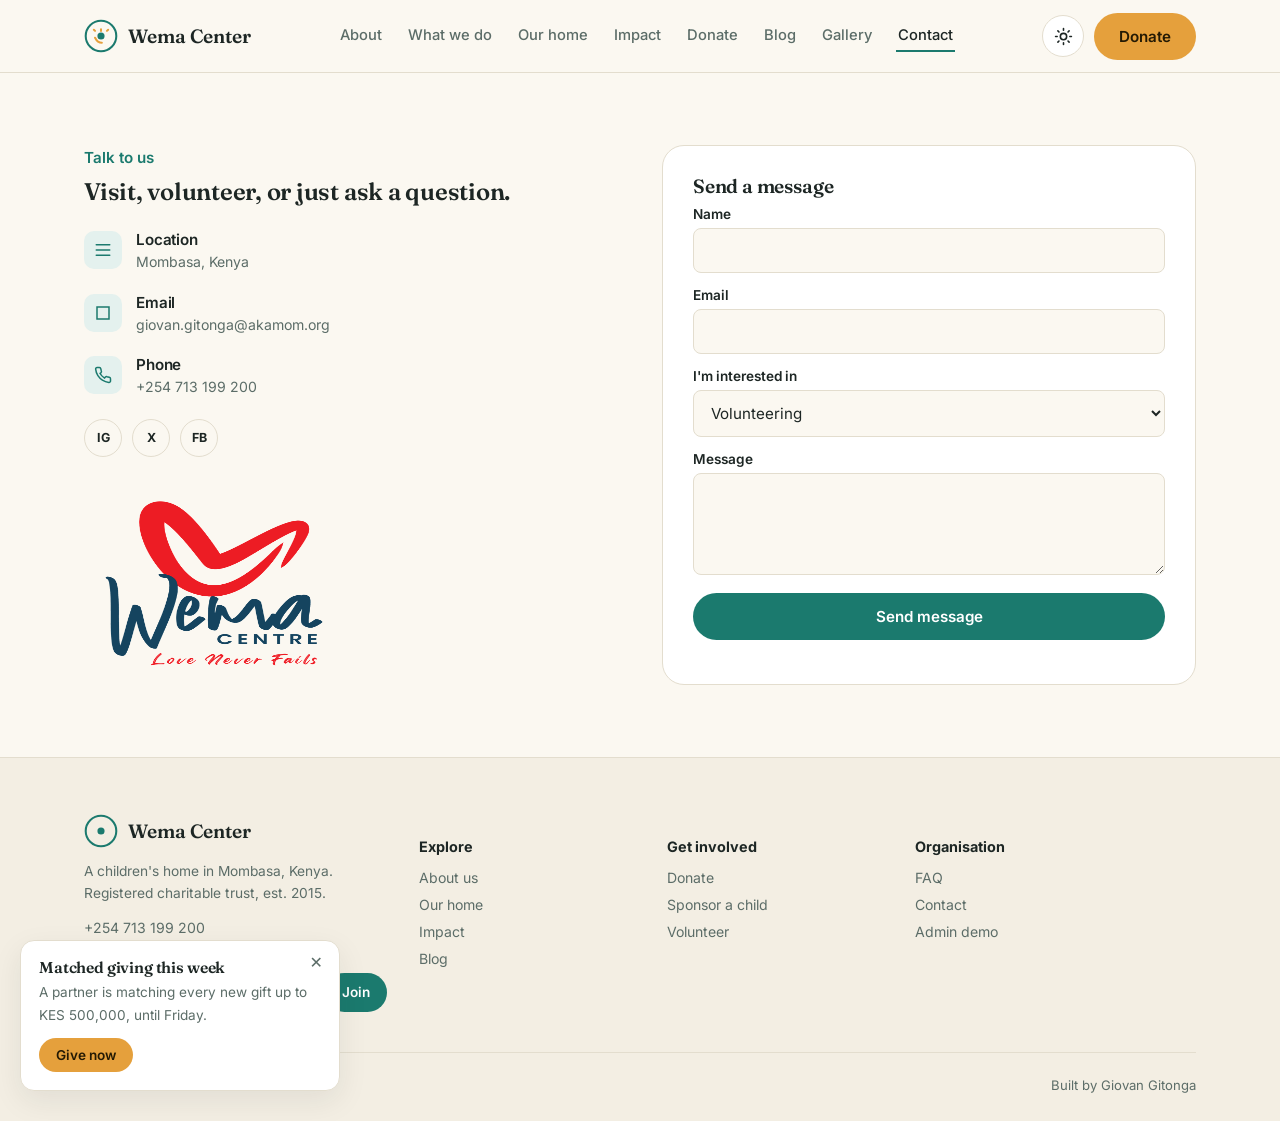
<file: contact.html>
<!DOCTYPE html>
<html lang="en">
<head>
<meta charset="UTF-8">
<meta name="viewport" content="width=device-width, initial-scale=1, viewport-fit=cover">
<title>Contact &mdash; Wema Center</title>
<link rel="preconnect" href="https://fonts.googleapis.com">
<link rel="preconnect" href="https://fonts.gstatic.com" crossorigin>
<link href="https://fonts.googleapis.com/css2?family=Fraunces:ital,opsz,wght@0,9..144,400;0,9..144,500;0,9..144,600;0,9..144,700;1,9..144,500&family=Inter:wght@400;500;600;700;800&display=swap" rel="stylesheet">
<link rel="icon" type="image/svg+xml" href="assets/images/favicon.svg">
<meta name="description" content="Wema Center is a children's home in Mombasa, Kenya — shelter, school fees, healthcare and a family to come home to for children who have nowhere else to turn.">
<link rel="stylesheet" href="assets/style.css">

</head>
<body>
<header class="nav" id="siteNav">
  <div class="container nav-row">
    <a href="index.html" class="logo">
      <svg viewBox="0 0 40 40" fill="none"><g class="mark-ring"><circle cx="20" cy="20" r="18" stroke="var(--primary)" stroke-width="2.4"/><path d="M13 22c2 4 5.6 6 8 6M20 14v-2M13 14l-1.4-1.4M27 14l1.4-1.4" stroke="var(--accent)" stroke-width="2.4" stroke-linecap="round"/><circle cx="20" cy="20" r="4.2" fill="var(--primary)"/></g></svg>
      Wema Center
    </a>
    <nav class="nav-links" id="navLinks">
      <a href="about.html">About</a>
      <a href="programs.html">What we do</a>
      <a href="homes.html">Our home</a>
      <a href="impact.html">Impact</a>
      <a href="donate.html">Donate</a>
      <a href="blog.html">Blog</a>
      <a href="gallery.html">Gallery</a>
      <a href="contact.html" class="active">Contact</a>
    </nav>
    <div class="nav-actions">
      <button class="theme-toggle" aria-label="Toggle dark mode">
        <svg id="themeIconSun" viewBox="0 0 24 24" fill="none" stroke="var(--text)" stroke-width="2"><circle cx="12" cy="12" r="4"/><path d="M12 2v2M12 20v2M4.9 4.9l1.4 1.4M17.7 17.7l1.4 1.4M2 12h2M20 12h2M4.9 19.1l1.4-1.4M17.7 6.3l1.4-1.4" stroke-linecap="round"/></svg>
        <svg id="themeIconMoon" viewBox="0 0 24 24" fill="none" stroke="var(--text)" stroke-width="2" style="display:none"><path d="M21 12.8A9 9 0 1 1 11.2 3a7 7 0 0 0 9.8 9.8Z"/></svg>
      </button>
      <a href="donate.html" class="btn btn-accent">Donate</a>
      <button class="hamburger" id="hamburger" type="button" aria-label="Menu" aria-expanded="false"><span></span></button>
    </div>
  </div>
</header>

<div class="mobile-panel" id="mobilePanel" aria-hidden="true">
  <div class="container">
    <a href="index.html">Home</a>
    <a href="about.html">About</a>
    <a href="programs.html">What we do</a>
    <a href="homes.html">Our home</a>
    <a href="impact.html">Impact &amp; progress</a>
    <a href="donate.html">Donate</a>
    <a href="blog.html">Blog</a>
    <a href="gallery.html">Gallery</a>
    <a href="faq.html">FAQ</a>
    <a href="contact.html" class="active">Contact</a>
    <a href="admin.html" style="color:var(--primary)">Admin demo</a>
  </div>
</div>
<main>
<div class="container section-pad contact-grid">
  <div>
    <p class="eyebrow">Talk to us</p>
    <h2>Visit, volunteer, or just ask a question.</h2>
    <div style="margin-top:26px">
      <div class="info-row"><div class="ic"><svg viewBox="0 0 24 24" fill="none" stroke-width="2" stroke-linecap="round"><path d="M3 5h18M3 12h18M3 19h18"/></svg></div><div><h4>Location</h4><p>Mombasa, Kenya</p></div></div>
      <div class="info-row"><div class="ic"><svg viewBox="0 0 24 24" fill="none" stroke-width="2" stroke-linecap="round"><path d="M4 4h16v16H4z"/></svg></div><div><h4>Email</h4><p><a href="mailto:giovan.gitonga@akamom.org">giovan.gitonga@akamom.org</a></p></div></div>
      <div class="info-row"><div class="ic"><svg viewBox="0 0 24 24" fill="none" stroke-width="2" stroke-linecap="round"><path d="M22 16.9v3a2 2 0 0 1-2.2 2 19.8 19.8 0 0 1-8.6-3 19.5 19.5 0 0 1-6-6 19.8 19.8 0 0 1-3-8.7A2 2 0 0 1 4.1 2h3a2 2 0 0 1 2 1.7c.1 1 .4 2 .7 3a2 2 0 0 1-.4 2.1L8.1 10a16 16 0 0 0 6 6l1.2-1.3a2 2 0 0 1 2.1-.4c1 .3 2 .5 3 .7a2 2 0 0 1 1.6 2Z"/></svg></div><div><h4>Phone</h4><p><a href="tel:+254713199200">+254 713 199 200</a></p></div></div>
    </div>
    <div class="social-row"><a href="#" aria-label="Instagram">IG</a><a href="#" aria-label="X">X</a><a href="#" aria-label="Facebook">FB</a></div>
    <img class="side-arta" style="margin-top:28px" src="assets/images/wema-logo.png" width="260" height="200" alt="Fort Jesus and a dhow on the Mombasa coast">
  </div>
  <form id="contactForm" class="donate-card" style="box-shadow:none">
    <h3 style="font-size:1.2rem">Send a message</h3>
    <div class="field"><label>Name</label><input required id="cName"></div>
    <div class="field"><label>Email</label><input required type="email" id="cEmail"></div>
    <div class="field"><label>I'm interested in</label>
      <select id="cReason"><option>Volunteering</option><option>Visiting a home</option><option>Corporate partnership</option><option>General question</option></select>
    </div>
    <div class="field"><label>Message</label><textarea required id="cMessage" rows="4"></textarea></div>
    <button class="btn btn-primary btn-block" id="contactSubmit" type="submit">Send message</button>
  </form>
</div>

</main>

<footer>
  <div class="container">
    <div class="foot-grid">
      <div class="foot-col">
        <div class="logo" style="margin-bottom:12px"><svg viewBox="0 0 40 40" width="30" height="30" fill="none"><circle cx="20" cy="20" r="18" stroke="var(--primary)" stroke-width="2.4"/><circle cx="20" cy="20" r="4.2" fill="var(--primary)"/></svg>Wema Center</div>
        <p style="font-size:.86rem">A children's home in Mombasa, Kenya. Registered charitable trust, est. 2015.</p>
        <a style="margin-bottom:4px" href="tel:+254713199200">+254 713 199 200</a><a href="mailto:giovan.gitonga@akamom.org">giovan.gitonga@akamom.org</a>
        <div class="newsletter"><input id="newsletterEmail" type="email" placeholder="Your email"><button class="btn btn-primary btn-sm" id="newsletterBtn">Join</button></div>
      </div>
      <div class="foot-col"><h5>Explore</h5><a href="about.html">About us</a><a href="homes.html">Our home</a><a href="impact.html">Impact</a><a href="blog.html">Blog</a></div>
      <div class="foot-col"><h5>Get involved</h5><a href="donate.html">Donate</a><a href="donate.html">Sponsor a child</a><a href="contact.html">Volunteer</a></div>
      <div class="foot-col"><h5>Organisation</h5><a href="faq.html">FAQ</a><a href="contact.html">Contact</a><a href="admin.html">Admin demo</a></div>
    </div>
    <div class="foot-bottom">
      <span>&copy; 2026 Wema Center. </span>
      <span>Built by Giovan Gitonga</span>
    </div>
  </div>
</footer>

<div class="toast-wrap" id="toastWrap"></div>

<div class="popup-banner" id="popupBanner">
  <button class="popup-close" id="popupClose">&#10005;</button>
  <h4>Matched giving this week</h4>
  <p>A partner is matching every new gift up to KES 500,000, until Friday.</p>
  <a href="donate.html" class="btn btn-accent btn-sm" id="popupCta">Give now</a>
</div>

<script src="assets/app.js"></script>
</body>
</html>
</file>
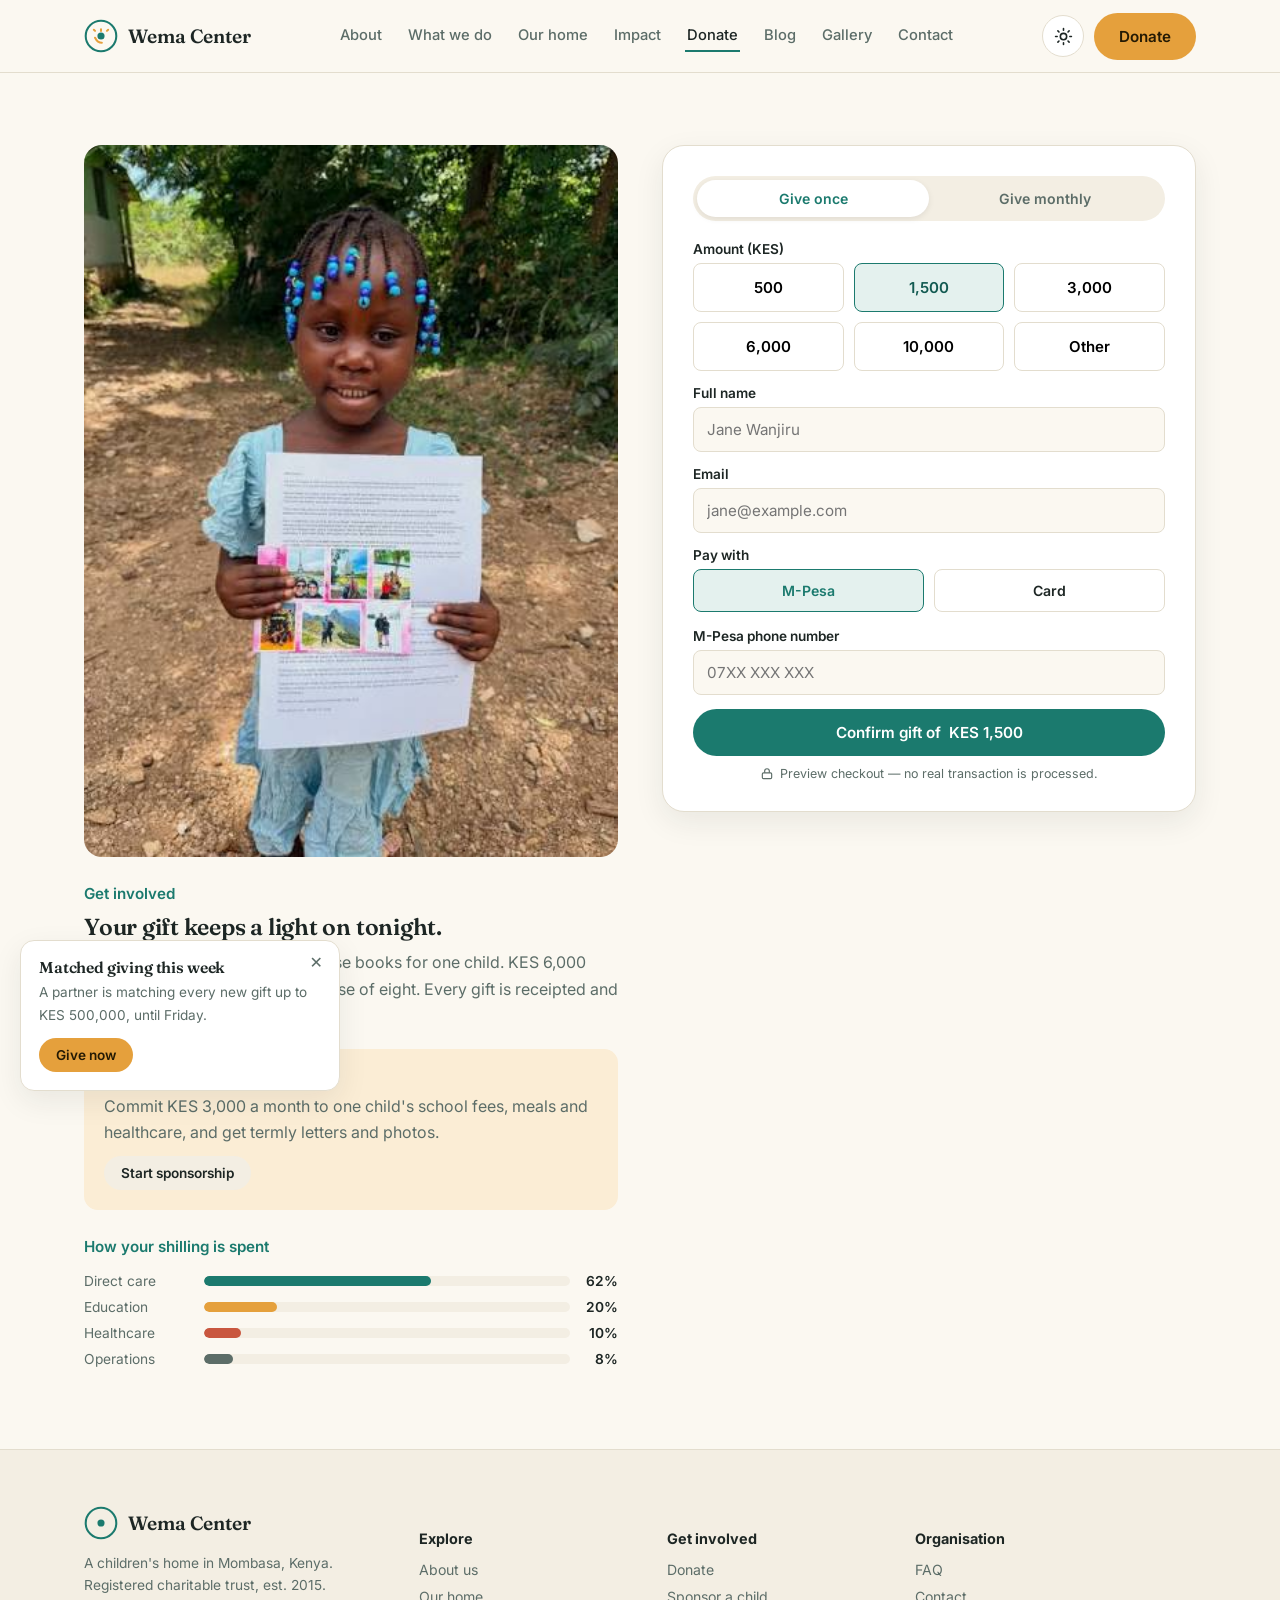
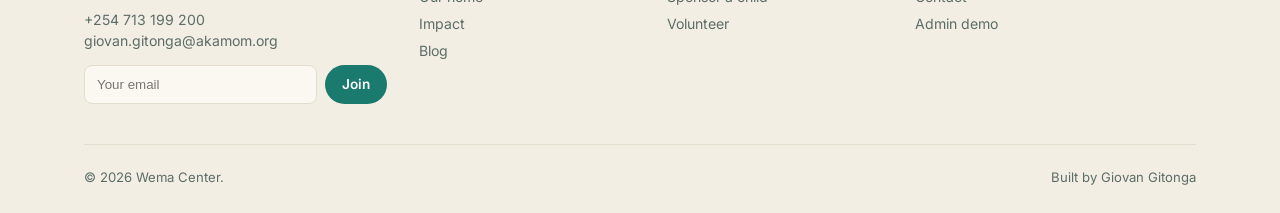
<file: donate.html>
<!DOCTYPE html>
<html lang="en">
<head>
<meta charset="UTF-8">
<meta name="viewport" content="width=device-width, initial-scale=1, viewport-fit=cover">
<title>Donate &mdash; Wema Center</title>
<link rel="preconnect" href="https://fonts.googleapis.com">
<link rel="preconnect" href="https://fonts.gstatic.com" crossorigin>
<link href="https://fonts.googleapis.com/css2?family=Fraunces:ital,opsz,wght@0,9..144,400;0,9..144,500;0,9..144,600;0,9..144,700;1,9..144,500&family=Inter:wght@400;500;600;700;800&display=swap" rel="stylesheet">
<link rel="icon" type="image/svg+xml" href="assets/images/favicon.svg">
<meta name="description" content="Wema Center is a children's home in Mombasa, Kenya — shelter, school fees, healthcare and a family to come home to for children who have nowhere else to turn.">
<link rel="stylesheet" href="assets/style.css">

</head>
<body>
<header class="nav" id="siteNav">
  <div class="container nav-row">
    <a href="index.html" class="logo">
      <svg viewBox="0 0 40 40" fill="none"><g class="mark-ring"><circle cx="20" cy="20" r="18" stroke="var(--primary)" stroke-width="2.4"/><path d="M13 22c2 4 5.6 6 8 6M20 14v-2M13 14l-1.4-1.4M27 14l1.4-1.4" stroke="var(--accent)" stroke-width="2.4" stroke-linecap="round"/><circle cx="20" cy="20" r="4.2" fill="var(--primary)"/></g></svg>
      Wema Center
    </a>
    <nav class="nav-links" id="navLinks">
      <a href="about.html">About</a>
      <a href="programs.html">What we do</a>
      <a href="homes.html">Our home</a>
      <a href="impact.html">Impact</a>
      <a href="donate.html" class="active">Donate</a>
      <a href="blog.html">Blog</a>
      <a href="gallery.html">Gallery</a>
      <a href="contact.html">Contact</a>
    </nav>
    <div class="nav-actions">
      <button class="theme-toggle" aria-label="Toggle dark mode">
        <svg id="themeIconSun" viewBox="0 0 24 24" fill="none" stroke="var(--text)" stroke-width="2"><circle cx="12" cy="12" r="4"/><path d="M12 2v2M12 20v2M4.9 4.9l1.4 1.4M17.7 17.7l1.4 1.4M2 12h2M20 12h2M4.9 19.1l1.4-1.4M17.7 6.3l1.4-1.4" stroke-linecap="round"/></svg>
        <svg id="themeIconMoon" viewBox="0 0 24 24" fill="none" stroke="var(--text)" stroke-width="2" style="display:none"><path d="M21 12.8A9 9 0 1 1 11.2 3a7 7 0 0 0 9.8 9.8Z"/></svg>
      </button>
      <a href="donate.html" class="btn btn-accent">Donate</a>
      <button class="hamburger" id="hamburger" type="button" aria-label="Menu" aria-expanded="false"><span></span></button>
    </div>
  </div>
</header>

<div class="mobile-panel" id="mobilePanel" aria-hidden="true">
  <div class="container">
    <a href="index.html">Home</a>
    <a href="about.html">About</a>
    <a href="programs.html">What we do</a>
    <a href="homes.html">Our home</a>
    <a href="impact.html">Impact &amp; progress</a>
    <a href="donate.html" class="active">Donate</a>
    <a href="blog.html">Blog</a>
    <a href="gallery.html">Gallery</a>
    <a href="faq.html">FAQ</a>
    <a href="contact.html">Contact</a>
    <a href="admin.html" style="color:var(--primary)">Admin demo</a>
  </div>
</div>
<main>
<div class="container section-pad donate-wrap">
  <div class="donate-side">
    <img class="side-art" src="assets/images/donate.jpeg" width="560" height="280" alt="A child at Wema Center waves and holds up a letter for her sponsor">
    <p class="eyebrow">Get involved</p>
    <h3>Your gift keeps a light on tonight.</h3>
    <p>KES 1,500 covers a term of exercise books for one child. KES 6,000 covers a month of meals for a house of eight. Every gift is receipted and reported back to you each term.</p>
    <div class="sponsor-box">
      <h4 style="font-family:'Inter';margin-bottom:6px;font-size:1rem">Sponsor a child</h4>
      <p style="margin-bottom:10px">Commit KES 3,000 a month to one child's school fees, meals and healthcare, and get termly letters and photos.</p>
      <button class="btn btn-ghost btn-sm" id="sponsorBtn">Start sponsorship</button>
    </div>
    <div class="spend-box">
      <p class="eyebrow" style="margin-bottom:14px">How your shilling is spent</p>
      <div class="spend-row"><span class="lbl">Direct care</span><div class="bar"><i style="width:62%;background:var(--primary)"></i></div><span class="pct">62%</span></div>
      <div class="spend-row"><span class="lbl">Education</span><div class="bar"><i style="width:20%;background:var(--accent)"></i></div><span class="pct">20%</span></div>
      <div class="spend-row"><span class="lbl">Healthcare</span><div class="bar"><i style="width:10%;background:var(--warn)"></i></div><span class="pct">10%</span></div>
      <div class="spend-row"><span class="lbl">Operations</span><div class="bar"><i style="width:8%;background:var(--text-muted)"></i></div><span class="pct">8%</span></div>
    </div>
  </div>
  <div class="donate-card">
    <div class="seg" id="freqSeg">
      <button class="active" data-freq="once">Give once</button>
      <button data-freq="monthly">Give monthly</button>
    </div>
    <form id="donateForm">
      <div class="field">
        <label>Amount (KES)</label>
        <div class="amount-grid" id="amountGrid">
          <button type="button" data-amt="500">500</button>
          <button type="button" data-amt="1500" class="active">1,500</button>
          <button type="button" data-amt="3000">3,000</button>
          <button type="button" data-amt="6000">6,000</button>
          <button type="button" data-amt="10000">10,000</button>
          <button type="button" data-amt="custom">Other</button>
        </div>
        <input type="number" min="50" id="customAmount" placeholder="Enter amount" style="margin-top:8px;display:none">
      </div>
      <div class="field"><label>Full name</label><input required id="donorName" placeholder="Jane Wanjiru"></div>
      <div class="field"><label>Email</label><input required type="email" id="donorEmail" placeholder="jane@example.com"></div>
      <div class="field">
        <label>Pay with</label>
        <div class="pay-tabs" id="payTabs">
          <div class="pay-tab active" data-pay="mpesa">M-Pesa</div>
          <div class="pay-tab" data-pay="card">Card</div>
        </div>
      </div>
      <div id="payMpesa">
        <div class="field"><label>M-Pesa phone number</label><input required id="mpesaPhone" placeholder="07XX XXX XXX"></div>
      </div>
      <div id="payCard" style="display:none">
        <div class="field"><label>Card number</label><input id="cardNumber" placeholder="4242 4242 4242 4242"></div>
        <div style="display:flex;gap:10px">
          <div class="field" style="flex:1"><label>Expiry</label><input id="cardExpiry" placeholder="MM/YY"></div>
          <div class="field" style="flex:1"><label>CVC</label><input id="cardCvc" placeholder="123"></div>
        </div>
      </div>
      <button class="btn btn-primary btn-block" id="donateSubmit" type="submit">Confirm gift of <span id="submitAmt">KES 1,500</span></button>
      <div class="secure-note"><svg viewBox="0 0 24 24" fill="none" stroke="currentColor" stroke-width="2"><rect x="4" y="10" width="16" height="10" rx="2"/><path d="M8 10V7a4 4 0 0 1 8 0v3"/></svg>Preview checkout &mdash; no real transaction is processed.</div>
    </form>
    <div class="donate-success" id="donateSuccess">
      <div class="check-pop"><svg viewBox="0 0 24 24" fill="none" stroke-width="3" stroke-linecap="round" stroke-linejoin="round"><path d="M5 13l4 4L19 7"/></svg></div>
      <h3 style="font-size:1.3rem">Asante sana!</h3>
      <p id="successMsg">Your gift has been recorded.</p>
      <button class="btn btn-outline" id="donateAgainBtn">Make another gift</button>
    </div>
  </div>
</div>

</main>

<footer>
  <div class="container">
    <div class="foot-grid">
      <div class="foot-col">
        <div class="logo" style="margin-bottom:12px"><svg viewBox="0 0 40 40" width="30" height="30" fill="none"><circle cx="20" cy="20" r="18" stroke="var(--primary)" stroke-width="2.4"/><circle cx="20" cy="20" r="4.2" fill="var(--primary)"/></svg>Wema Center</div>
        <p style="font-size:.86rem">A children's home in Mombasa, Kenya. Registered charitable trust, est. 2015.</p>
        <a style="margin-bottom:4px" href="tel:+254713199200">+254 713 199 200</a><a href="mailto:giovan.gitonga@akamom.org">giovan.gitonga@akamom.org</a>
        <div class="newsletter"><input id="newsletterEmail" type="email" placeholder="Your email"><button class="btn btn-primary btn-sm" id="newsletterBtn">Join</button></div>
      </div>
      <div class="foot-col"><h5>Explore</h5><a href="about.html">About us</a><a href="homes.html">Our home</a><a href="impact.html">Impact</a><a href="blog.html">Blog</a></div>
      <div class="foot-col"><h5>Get involved</h5><a href="donate.html">Donate</a><a href="donate.html">Sponsor a child</a><a href="contact.html">Volunteer</a></div>
      <div class="foot-col"><h5>Organisation</h5><a href="faq.html">FAQ</a><a href="contact.html">Contact</a><a href="admin.html">Admin demo</a></div>
    </div>
    <div class="foot-bottom">
      <span>&copy; 2026 Wema Center. </span>
      <span>Built by Giovan Gitonga</span>
    </div>
  </div>
</footer>

<div class="toast-wrap" id="toastWrap"></div>

<div class="popup-banner" id="popupBanner">
  <button class="popup-close" id="popupClose">&#10005;</button>
  <h4>Matched giving this week</h4>
  <p>A partner is matching every new gift up to KES 500,000, until Friday.</p>
  <a href="donate.html" class="btn btn-accent btn-sm" id="popupCta">Give now</a>
</div>

<script src="assets/app.js"></script>
</body>
</html>
</file>
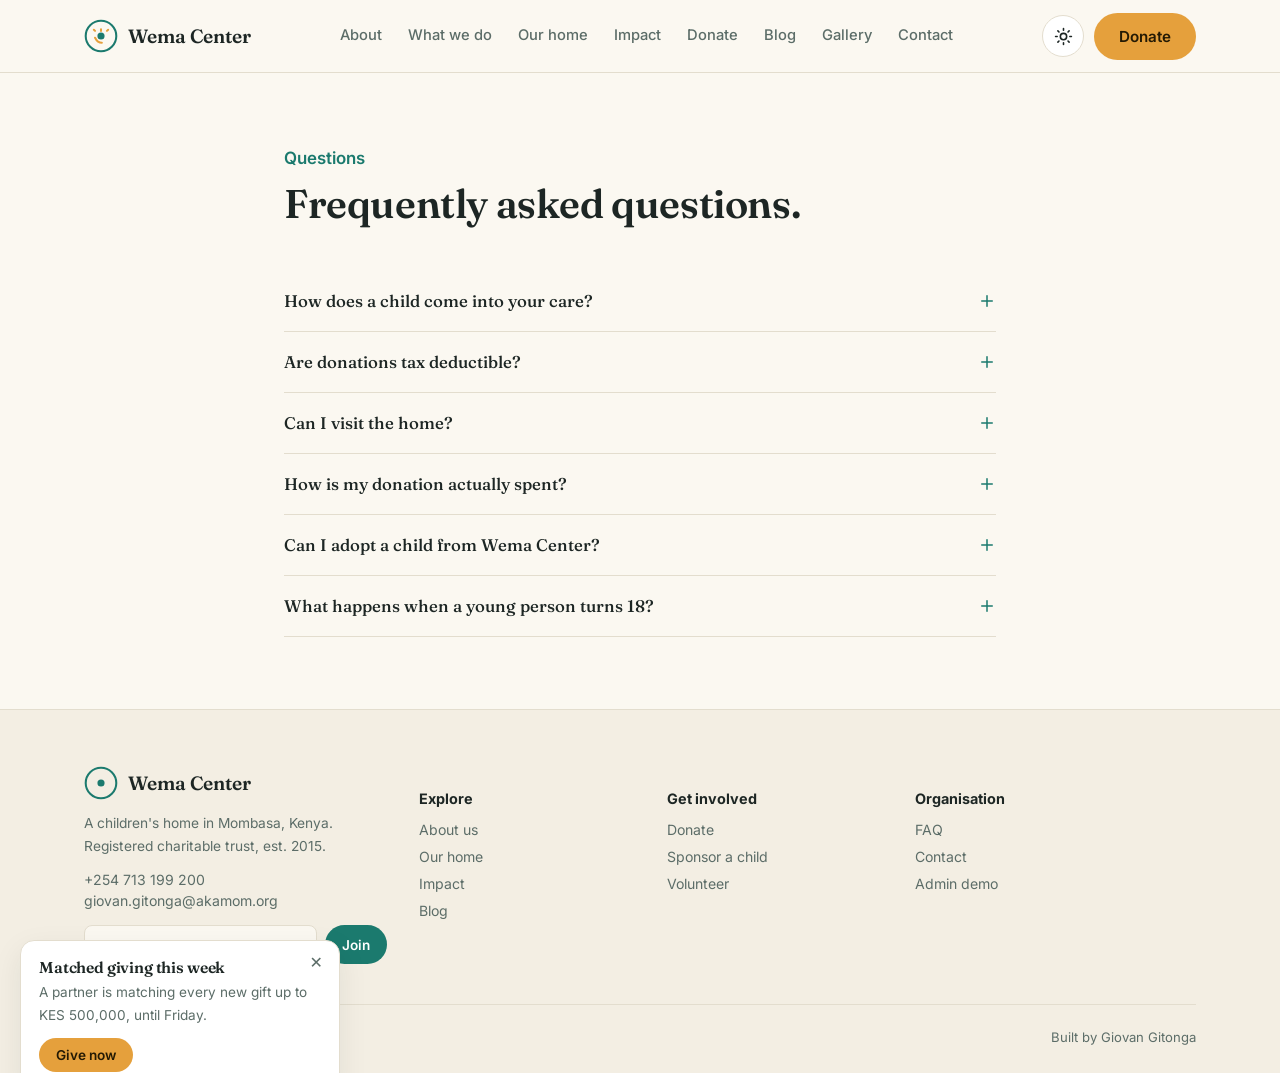
<file: faq.html>
<!DOCTYPE html>
<html lang="en">
<head>
<meta charset="UTF-8">
<meta name="viewport" content="width=device-width, initial-scale=1, viewport-fit=cover">
<title>FAQ &mdash; Wema Center</title>
<link rel="preconnect" href="https://fonts.googleapis.com">
<link rel="preconnect" href="https://fonts.gstatic.com" crossorigin>
<link href="https://fonts.googleapis.com/css2?family=Fraunces:ital,opsz,wght@0,9..144,400;0,9..144,500;0,9..144,600;0,9..144,700;1,9..144,500&family=Inter:wght@400;500;600;700;800&display=swap" rel="stylesheet">
<link rel="icon" type="image/svg+xml" href="assets/images/favicon.svg">
<meta name="description" content="Wema Center is a children's home in Mombasa, Kenya — shelter, school fees, healthcare and a family to come home to for children who have nowhere else to turn.">
<link rel="stylesheet" href="assets/style.css">

</head>
<body>
<header class="nav" id="siteNav">
  <div class="container nav-row">
    <a href="index.html" class="logo">
      <svg viewBox="0 0 40 40" fill="none"><g class="mark-ring"><circle cx="20" cy="20" r="18" stroke="var(--primary)" stroke-width="2.4"/><path d="M13 22c2 4 5.6 6 8 6M20 14v-2M13 14l-1.4-1.4M27 14l1.4-1.4" stroke="var(--accent)" stroke-width="2.4" stroke-linecap="round"/><circle cx="20" cy="20" r="4.2" fill="var(--primary)"/></g></svg>
      Wema Center
    </a>
    <nav class="nav-links" id="navLinks">
      <a href="about.html">About</a>
      <a href="programs.html">What we do</a>
      <a href="homes.html">Our home</a>
      <a href="impact.html">Impact</a>
      <a href="donate.html">Donate</a>
      <a href="blog.html">Blog</a>
      <a href="gallery.html">Gallery</a>
      <a href="contact.html">Contact</a>
    </nav>
    <div class="nav-actions">
      <button class="theme-toggle" aria-label="Toggle dark mode">
        <svg id="themeIconSun" viewBox="0 0 24 24" fill="none" stroke="var(--text)" stroke-width="2"><circle cx="12" cy="12" r="4"/><path d="M12 2v2M12 20v2M4.9 4.9l1.4 1.4M17.7 17.7l1.4 1.4M2 12h2M20 12h2M4.9 19.1l1.4-1.4M17.7 6.3l1.4-1.4" stroke-linecap="round"/></svg>
        <svg id="themeIconMoon" viewBox="0 0 24 24" fill="none" stroke="var(--text)" stroke-width="2" style="display:none"><path d="M21 12.8A9 9 0 1 1 11.2 3a7 7 0 0 0 9.8 9.8Z"/></svg>
      </button>
      <a href="donate.html" class="btn btn-accent">Donate</a>
      <button class="hamburger" id="hamburger" type="button" aria-label="Menu" aria-expanded="false"><span></span></button>
    </div>
  </div>
</header>

<div class="mobile-panel" id="mobilePanel" aria-hidden="true">
  <div class="container">
    <a href="index.html">Home</a>
    <a href="about.html">About</a>
    <a href="programs.html">What we do</a>
    <a href="homes.html">Our home</a>
    <a href="impact.html">Impact &amp; progress</a>
    <a href="donate.html">Donate</a>
    <a href="blog.html">Blog</a>
    <a href="gallery.html">Gallery</a>
    <a href="faq.html" class="active">FAQ</a>
    <a href="contact.html">Contact</a>
    <a href="admin.html" style="color:var(--primary)">Admin demo</a>
  </div>
</div>
<main>
<div class="container section-pad" style="max-width:760px">
  <div class="section-head"><p class="eyebrow">Questions</p><h2>Frequently asked questions.</h2></div>
  <div id="faqList"></div>
</div>

</main>

<footer>
  <div class="container">
    <div class="foot-grid">
      <div class="foot-col">
        <div class="logo" style="margin-bottom:12px"><svg viewBox="0 0 40 40" width="30" height="30" fill="none"><circle cx="20" cy="20" r="18" stroke="var(--primary)" stroke-width="2.4"/><circle cx="20" cy="20" r="4.2" fill="var(--primary)"/></svg>Wema Center</div>
        <p style="font-size:.86rem">A children's home in Mombasa, Kenya. Registered charitable trust, est. 2015.</p>
        <a style="margin-bottom:4px" href="tel:+254713199200">+254 713 199 200</a><a href="mailto:giovan.gitonga@akamom.org">giovan.gitonga@akamom.org</a>
        <div class="newsletter"><input id="newsletterEmail" type="email" placeholder="Your email"><button class="btn btn-primary btn-sm" id="newsletterBtn">Join</button></div>
      </div>
      <div class="foot-col"><h5>Explore</h5><a href="about.html">About us</a><a href="homes.html">Our home</a><a href="impact.html">Impact</a><a href="blog.html">Blog</a></div>
      <div class="foot-col"><h5>Get involved</h5><a href="donate.html">Donate</a><a href="donate.html">Sponsor a child</a><a href="contact.html">Volunteer</a></div>
      <div class="foot-col"><h5>Organisation</h5><a href="faq.html">FAQ</a><a href="contact.html">Contact</a><a href="admin.html">Admin demo</a></div>
    </div>
     <div class="foot-bottom">
      <span>&copy; 2026 Wema Center. </span>
      <span>Built by Giovan Gitonga</span>
    </div>
  </div>
</footer>

<div class="toast-wrap" id="toastWrap"></div>

<div class="popup-banner" id="popupBanner">
  <button class="popup-close" id="popupClose">&#10005;</button>
  <h4>Matched giving this week</h4>
  <p>A partner is matching every new gift up to KES 500,000, until Friday.</p>
  <a href="donate.html" class="btn btn-accent btn-sm" id="popupCta">Give now</a>
</div>

<script src="assets/app.js"></script>
</body>
</html>
</file>
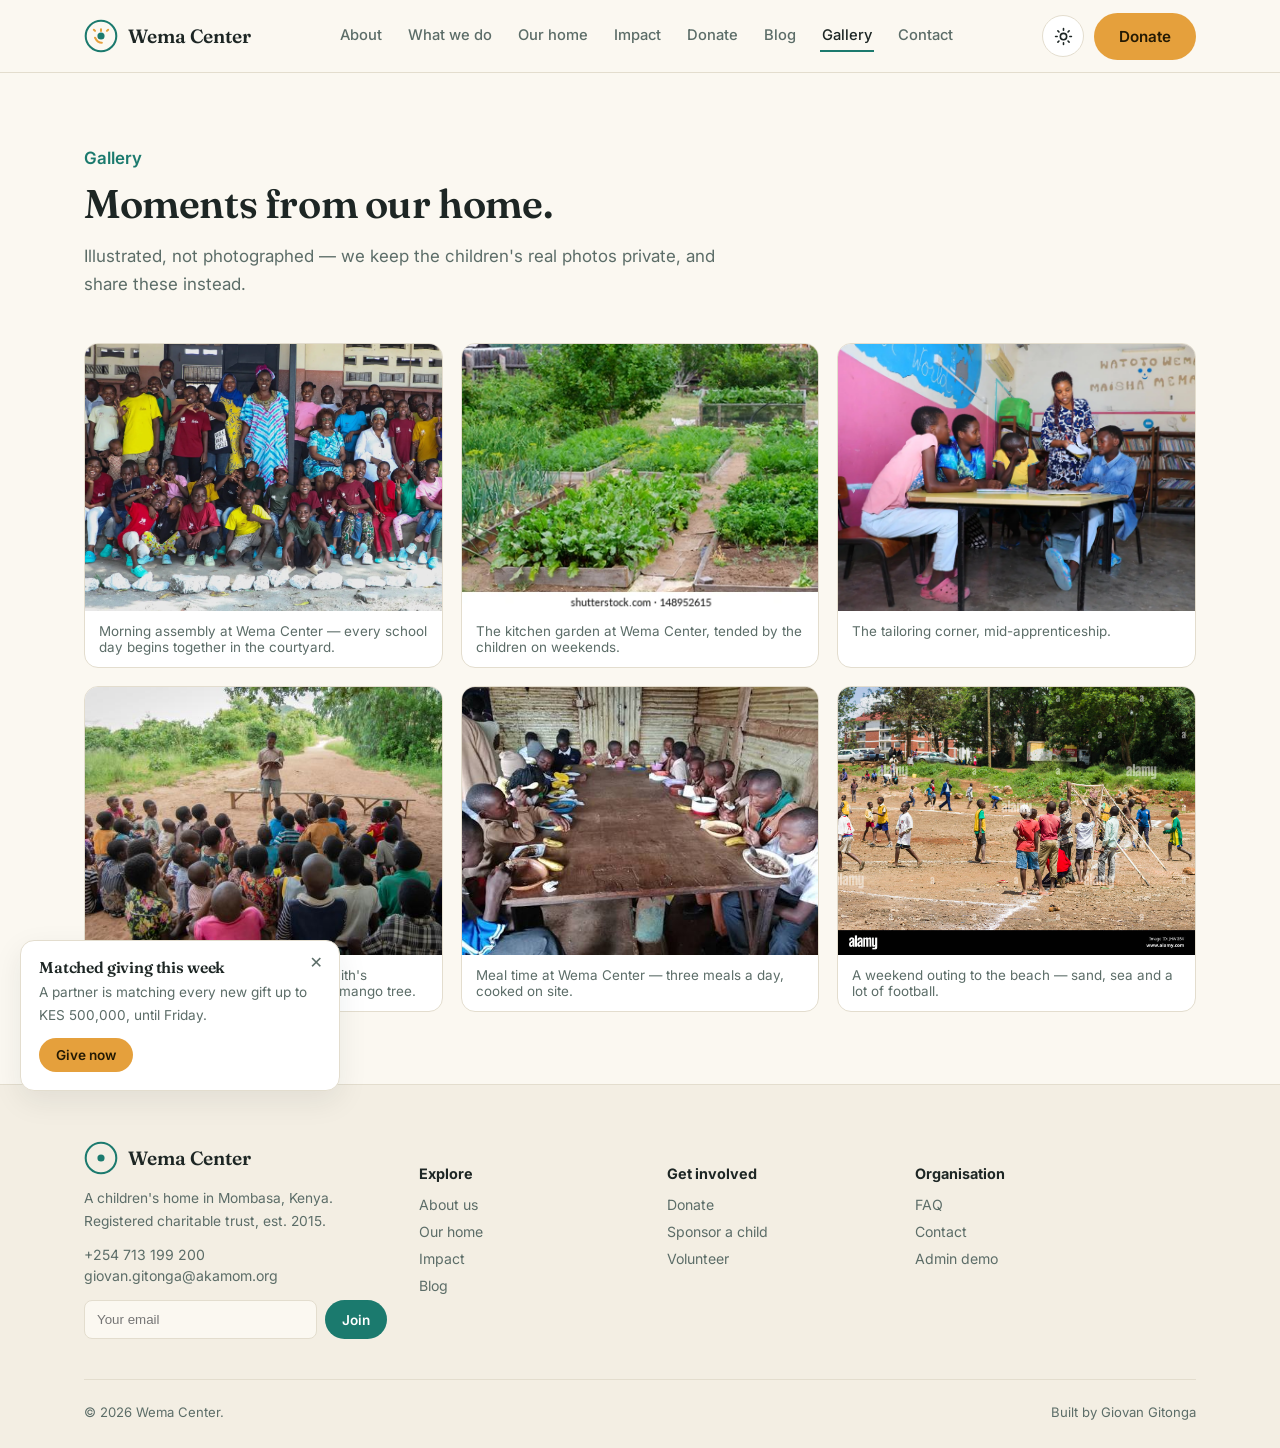
<file: gallery.html>
<!DOCTYPE html>
<html lang="en">
<head>
<meta charset="UTF-8">
<meta name="viewport" content="width=device-width, initial-scale=1, viewport-fit=cover">
<title>Gallery &mdash; Wema Center</title>
<link rel="preconnect" href="https://fonts.googleapis.com">
<link rel="preconnect" href="https://fonts.gstatic.com" crossorigin>
<link href="https://fonts.googleapis.com/css2?family=Fraunces:ital,opsz,wght@0,9..144,400;0,9..144,500;0,9..144,600;0,9..144,700;1,9..144,500&family=Inter:wght@400;500;600;700;800&display=swap" rel="stylesheet">
<link rel="icon" type="image/svg+xml" href="assets/images/favicon.svg">
<meta name="description" content="Wema Center is a children's home in Mombasa, Kenya — shelter, school fees, healthcare and a family to come home to for children who have nowhere else to turn.">
<link rel="stylesheet" href="assets/style.css">

</head>
<body>
<header class="nav" id="siteNav">
  <div class="container nav-row">
    <a href="index.html" class="logo">
      <svg viewBox="0 0 40 40" fill="none"><g class="mark-ring"><circle cx="20" cy="20" r="18" stroke="var(--primary)" stroke-width="2.4"/><path d="M13 22c2 4 5.6 6 8 6M20 14v-2M13 14l-1.4-1.4M27 14l1.4-1.4" stroke="var(--accent)" stroke-width="2.4" stroke-linecap="round"/><circle cx="20" cy="20" r="4.2" fill="var(--primary)"/></g></svg>
      Wema Center
    </a>
    <nav class="nav-links" id="navLinks">
      <a href="about.html">About</a>
      <a href="programs.html">What we do</a>
      <a href="homes.html">Our home</a>
      <a href="impact.html">Impact</a>
      <a href="donate.html">Donate</a>
      <a href="blog.html">Blog</a>
      <a href="gallery.html" class="active">Gallery</a>
      <a href="contact.html">Contact</a>
    </nav>
    <div class="nav-actions">
      <button class="theme-toggle" aria-label="Toggle dark mode">
        <svg id="themeIconSun" viewBox="0 0 24 24" fill="none" stroke="var(--text)" stroke-width="2"><circle cx="12" cy="12" r="4"/><path d="M12 2v2M12 20v2M4.9 4.9l1.4 1.4M17.7 17.7l1.4 1.4M2 12h2M20 12h2M4.9 19.1l1.4-1.4M17.7 6.3l1.4-1.4" stroke-linecap="round"/></svg>
        <svg id="themeIconMoon" viewBox="0 0 24 24" fill="none" stroke="var(--text)" stroke-width="2" style="display:none"><path d="M21 12.8A9 9 0 1 1 11.2 3a7 7 0 0 0 9.8 9.8Z"/></svg>
      </button>
      <a href="donate.html" class="btn btn-accent">Donate</a>
      <button class="hamburger" id="hamburger" type="button" aria-label="Menu" aria-expanded="false"><span></span></button>
    </div>
  </div>
</header>

<div class="mobile-panel" id="mobilePanel" aria-hidden="true">
  <div class="container">
    <a href="index.html">Home</a>
    <a href="about.html">About</a>
    <a href="programs.html">What we do</a>
    <a href="homes.html">Our home</a>
    <a href="impact.html">Impact &amp; progress</a>
    <a href="donate.html">Donate</a>
    <a href="blog.html">Blog</a>
    <a href="gallery.html" class="active">Gallery</a>
    <a href="faq.html">FAQ</a>
    <a href="contact.html">Contact</a>
    <a href="admin.html" style="color:var(--primary)">Admin demo</a>
  </div>
</div>
<main>
<div class="container section-pad">
  <div class="section-head"><p class="eyebrow">Gallery</p><h2>Moments from our home.</h2><p>Illustrated, not photographed &mdash; we keep the children's real photos private, and share these instead.</p></div>
  <div class="gallery-grid" id="galleryGrid"></div>
</div>

</main>

<footer>
  <div class="container">
    <div class="foot-grid">
      <div class="foot-col">
        <div class="logo" style="margin-bottom:12px"><svg viewBox="0 0 40 40" width="30" height="30" fill="none"><circle cx="20" cy="20" r="18" stroke="var(--primary)" stroke-width="2.4"/><circle cx="20" cy="20" r="4.2" fill="var(--primary)"/></svg>Wema Center</div>
        <p style="font-size:.86rem">A children's home in Mombasa, Kenya. Registered charitable trust, est. 2015.</p>
        <a style="margin-bottom:4px" href="tel:+254713199200">+254 713 199 200</a><a href="mailto:giovan.gitonga@akamom.org">giovan.gitonga@akamom.org</a>
        <div class="newsletter"><input id="newsletterEmail" type="email" placeholder="Your email"><button class="btn btn-primary btn-sm" id="newsletterBtn">Join</button></div>
      </div>
      <div class="foot-col"><h5>Explore</h5><a href="about.html">About us</a><a href="homes.html">Our home</a><a href="impact.html">Impact</a><a href="blog.html">Blog</a></div>
      <div class="foot-col"><h5>Get involved</h5><a href="donate.html">Donate</a><a href="donate.html">Sponsor a child</a><a href="contact.html">Volunteer</a></div>
      <div class="foot-col"><h5>Organisation</h5><a href="faq.html">FAQ</a><a href="contact.html">Contact</a><a href="admin.html">Admin demo</a></div>
    </div>
     <div class="foot-bottom">
      <span>&copy; 2026 Wema Center. </span>
      <span>Built by Giovan Gitonga</span>
    </div>
  </div>
</footer>

<div class="toast-wrap" id="toastWrap"></div>

<div class="popup-banner" id="popupBanner">
  <button class="popup-close" id="popupClose">&#10005;</button>
  <h4>Matched giving this week</h4>
  <p>A partner is matching every new gift up to KES 500,000, until Friday.</p>
  <a href="donate.html" class="btn btn-accent btn-sm" id="popupCta">Give now</a>
</div>

<script src="assets/app.js"></script>
</body>
</html>
</file>
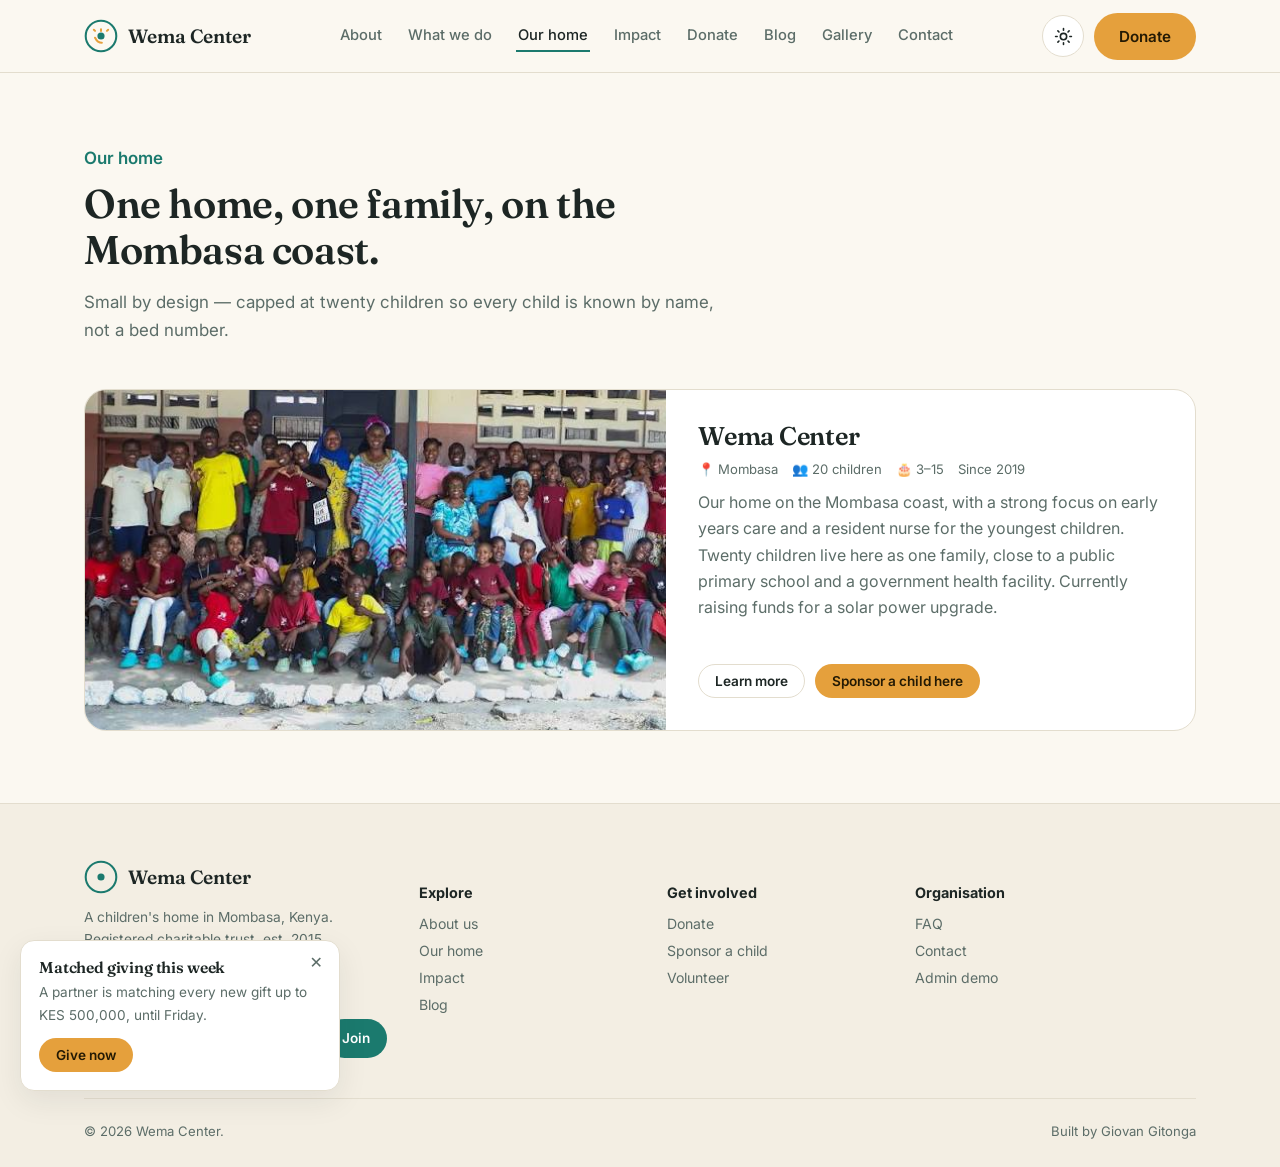
<file: homes.html>
<!DOCTYPE html>
<html lang="en">
<head>
<meta charset="UTF-8">
<meta name="viewport" content="width=device-width, initial-scale=1, viewport-fit=cover">
<title>Our home in Mombasa &mdash; Wema Center</title>
<link rel="preconnect" href="https://fonts.googleapis.com">
<link rel="preconnect" href="https://fonts.gstatic.com" crossorigin>
<link href="https://fonts.googleapis.com/css2?family=Fraunces:ital,opsz,wght@0,9..144,400;0,9..144,500;0,9..144,600;0,9..144,700;1,9..144,500&family=Inter:wght@400;500;600;700;800&display=swap" rel="stylesheet">
<link rel="icon" type="image/svg+xml" href="assets/images/favicon.svg">
<meta name="description" content="Wema Center is a children's home in Mombasa, Kenya — shelter, school fees, healthcare and a family to come home to for children who have nowhere else to turn.">
<link rel="stylesheet" href="assets/style.css">

</head>
<body>
<header class="nav" id="siteNav">
  <div class="container nav-row">
    <a href="index.html" class="logo">
      <svg viewBox="0 0 40 40" fill="none"><g class="mark-ring"><circle cx="20" cy="20" r="18" stroke="var(--primary)" stroke-width="2.4"/><path d="M13 22c2 4 5.6 6 8 6M20 14v-2M13 14l-1.4-1.4M27 14l1.4-1.4" stroke="var(--accent)" stroke-width="2.4" stroke-linecap="round"/><circle cx="20" cy="20" r="4.2" fill="var(--primary)"/></g></svg>
      Wema Center
    </a>
    <nav class="nav-links" id="navLinks">
      <a href="about.html">About</a>
      <a href="programs.html">What we do</a>
      <a href="homes.html" class="active">Our home</a>
      <a href="impact.html">Impact</a>
      <a href="donate.html">Donate</a>
      <a href="blog.html">Blog</a>
      <a href="gallery.html">Gallery</a>
      <a href="contact.html">Contact</a>
    </nav>
    <div class="nav-actions">
      <button class="theme-toggle" aria-label="Toggle dark mode">
        <svg id="themeIconSun" viewBox="0 0 24 24" fill="none" stroke="var(--text)" stroke-width="2"><circle cx="12" cy="12" r="4"/><path d="M12 2v2M12 20v2M4.9 4.9l1.4 1.4M17.7 17.7l1.4 1.4M2 12h2M20 12h2M4.9 19.1l1.4-1.4M17.7 6.3l1.4-1.4" stroke-linecap="round"/></svg>
        <svg id="themeIconMoon" viewBox="0 0 24 24" fill="none" stroke="var(--text)" stroke-width="2" style="display:none"><path d="M21 12.8A9 9 0 1 1 11.2 3a7 7 0 0 0 9.8 9.8Z"/></svg>
      </button>
      <a href="donate.html" class="btn btn-accent">Donate</a>
      <button class="hamburger" id="hamburger" type="button" aria-label="Menu" aria-expanded="false"><span></span></button>
    </div>
  </div>
</header>

<div class="mobile-panel" id="mobilePanel" aria-hidden="true">
  <div class="container">
    <a href="index.html">Home</a>
    <a href="about.html">About</a>
    <a href="programs.html">What we do</a>
    <a href="homes.html" class="active">Our home</a>
    <a href="impact.html">Impact &amp; progress</a>
    <a href="donate.html">Donate</a>
    <a href="blog.html">Blog</a>
    <a href="gallery.html">Gallery</a>
    <a href="faq.html">FAQ</a>
    <a href="contact.html">Contact</a>
    <a href="admin.html" style="color:var(--primary)">Admin demo</a>
  </div>
</div>
<main>
<div class="container section-pad">
  <div class="section-head">
    <p class="eyebrow">Our home</p>
    <h2>One home, one family, on the Mombasa coast.</h2>
    <p>Small by design &mdash; capped at twenty children so every child is known by name, not a bed number.</p>
  </div>
  <div class="homes-grid" id="homesGrid"></div>
</div>

</main>

<footer>
  <div class="container">
    <div class="foot-grid">
      <div class="foot-col">
        <div class="logo" style="margin-bottom:12px"><svg viewBox="0 0 40 40" width="30" height="30" fill="none"><circle cx="20" cy="20" r="18" stroke="var(--primary)" stroke-width="2.4"/><circle cx="20" cy="20" r="4.2" fill="var(--primary)"/></svg>Wema Center</div>
        <p style="font-size:.86rem">A children's home in Mombasa, Kenya. Registered charitable trust, est. 2015.</p>
        <a style="margin-bottom:4px" href="tel:+254713199200">+254 713 199 200</a><a href="mailto:giovan.gitonga@akamom.org">giovan.gitonga@akamom.org</a>
        <div class="newsletter"><input id="newsletterEmail" type="email" placeholder="Your email"><button class="btn btn-primary btn-sm" id="newsletterBtn">Join</button></div>
      </div>
      <div class="foot-col"><h5>Explore</h5><a href="about.html">About us</a><a href="homes.html">Our home</a><a href="impact.html">Impact</a><a href="blog.html">Blog</a></div>
      <div class="foot-col"><h5>Get involved</h5><a href="donate.html">Donate</a><a href="donate.html">Sponsor a child</a><a href="contact.html">Volunteer</a></div>
      <div class="foot-col"><h5>Organisation</h5><a href="faq.html">FAQ</a><a href="contact.html">Contact</a><a href="admin.html">Admin demo</a></div>
    </div>
     <div class="foot-bottom">
      <span>&copy; 2026 Wema Center. </span>
      <span>Built by Giovan Gitonga</span>
    </div>
  </div>
</footer>

<div class="toast-wrap" id="toastWrap"></div>

<div class="popup-banner" id="popupBanner">
  <button class="popup-close" id="popupClose">&#10005;</button>
  <h4>Matched giving this week</h4>
  <p>A partner is matching every new gift up to KES 500,000, until Friday.</p>
  <a href="donate.html" class="btn btn-accent btn-sm" id="popupCta">Give now</a>
</div>
<div class="modal-backdrop" id="homeModalBackdrop">
  <div class="modal"><button class="modal-close" id="homeModalClose">&#10005;</button><div id="homeModalBody"></div></div>
</div>

<script src="assets/app.js"></script>
</body>
</html>
</file>
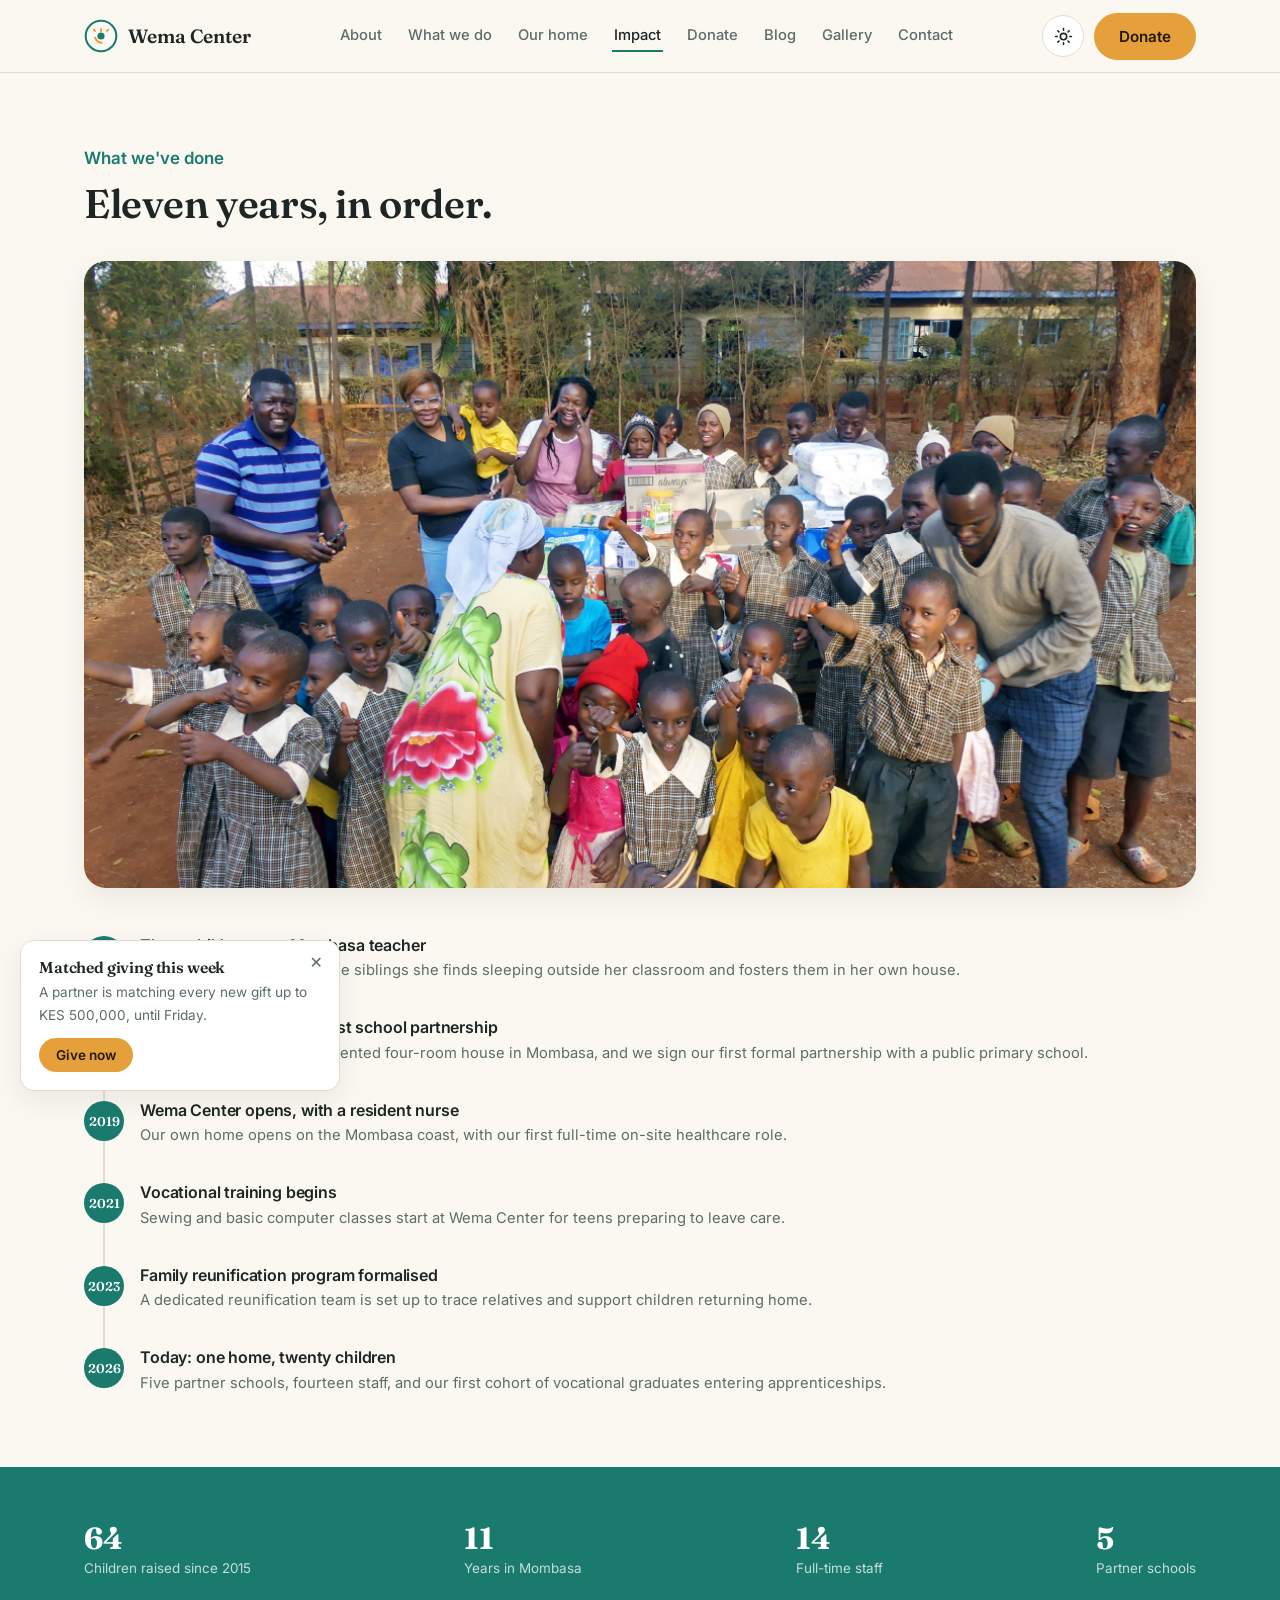
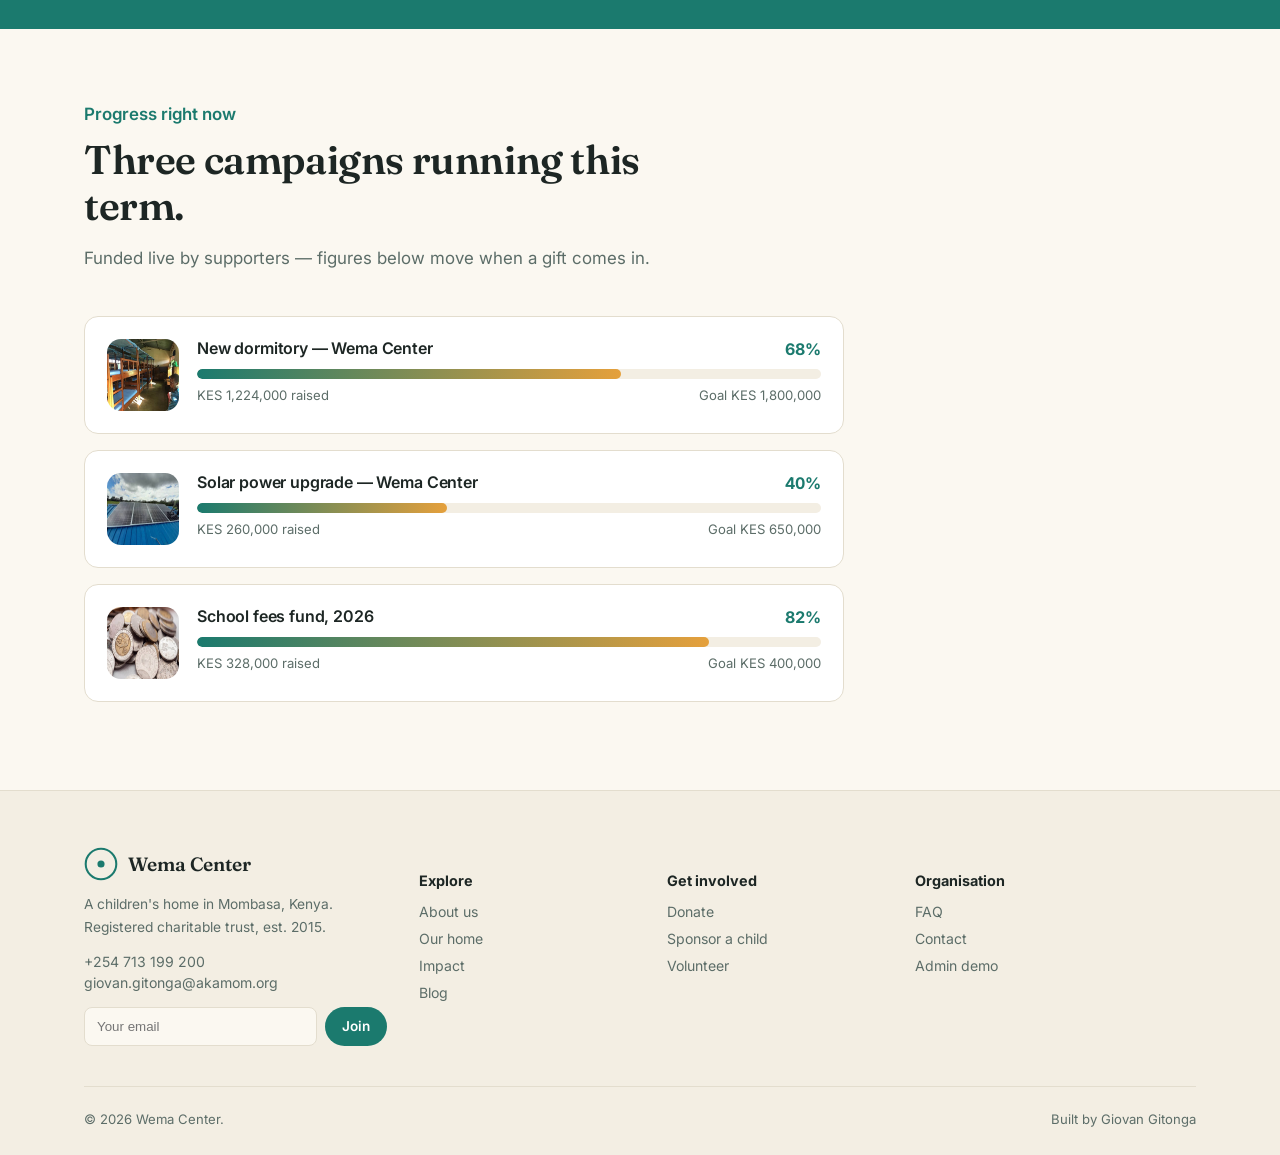
<file: impact.html>
<!DOCTYPE html>
<html lang="en">
<head>
<meta charset="UTF-8">
<meta name="viewport" content="width=device-width, initial-scale=1, viewport-fit=cover">
<title>Impact &amp; progress &mdash; Wema Center</title>
<link rel="preconnect" href="https://fonts.googleapis.com">
<link rel="preconnect" href="https://fonts.gstatic.com" crossorigin>
<link href="https://fonts.googleapis.com/css2?family=Fraunces:ital,opsz,wght@0,9..144,400;0,9..144,500;0,9..144,600;0,9..144,700;1,9..144,500&family=Inter:wght@400;500;600;700;800&display=swap" rel="stylesheet">
<link rel="icon" type="image/svg+xml" href="assets/images/favicon.svg">
<meta name="description" content="Wema Center is a children's home in Mombasa, Kenya — shelter, school fees, healthcare and a family to come home to for children who have nowhere else to turn.">
<link rel="stylesheet" href="assets/style.css">

</head>
<body>
<header class="nav" id="siteNav">
  <div class="container nav-row">
    <a href="index.html" class="logo">
      <svg viewBox="0 0 40 40" fill="none"><g class="mark-ring"><circle cx="20" cy="20" r="18" stroke="var(--primary)" stroke-width="2.4"/><path d="M13 22c2 4 5.6 6 8 6M20 14v-2M13 14l-1.4-1.4M27 14l1.4-1.4" stroke="var(--accent)" stroke-width="2.4" stroke-linecap="round"/><circle cx="20" cy="20" r="4.2" fill="var(--primary)"/></g></svg>
      Wema Center
    </a>
    <nav class="nav-links" id="navLinks">
      <a href="about.html">About</a>
      <a href="programs.html">What we do</a>
      <a href="homes.html">Our home</a>
      <a href="impact.html" class="active">Impact</a>
      <a href="donate.html">Donate</a>
      <a href="blog.html">Blog</a>
      <a href="gallery.html">Gallery</a>
      <a href="contact.html">Contact</a>
    </nav>
    <div class="nav-actions">
      <button class="theme-toggle" aria-label="Toggle dark mode">
        <svg id="themeIconSun" viewBox="0 0 24 24" fill="none" stroke="var(--text)" stroke-width="2"><circle cx="12" cy="12" r="4"/><path d="M12 2v2M12 20v2M4.9 4.9l1.4 1.4M17.7 17.7l1.4 1.4M2 12h2M20 12h2M4.9 19.1l1.4-1.4M17.7 6.3l1.4-1.4" stroke-linecap="round"/></svg>
        <svg id="themeIconMoon" viewBox="0 0 24 24" fill="none" stroke="var(--text)" stroke-width="2" style="display:none"><path d="M21 12.8A9 9 0 1 1 11.2 3a7 7 0 0 0 9.8 9.8Z"/></svg>
      </button>
      <a href="donate.html" class="btn btn-accent">Donate</a>
      <button class="hamburger" id="hamburger" type="button" aria-label="Menu" aria-expanded="false"><span></span></button>
    </div>
  </div>
</header>

<div class="mobile-panel" id="mobilePanel" aria-hidden="true">
  <div class="container">
    <a href="index.html">Home</a>
    <a href="about.html">About</a>
    <a href="programs.html">What we do</a>
    <a href="homes.html">Our home</a>
    <a href="impact.html" class="active">Impact &amp; progress</a>
    <a href="donate.html">Donate</a>
    <a href="blog.html">Blog</a>
    <a href="gallery.html">Gallery</a>
    <a href="faq.html">FAQ</a>
    <a href="contact.html">Contact</a>
    <a href="admin.html" style="color:var(--primary)">Admin demo</a>
  </div>
</div>
<main>
<div class="container section-pad">
  <div class="section-head"><p class="eyebrow">What we've done</p><h2>Eleven years, in order.</h2></div>
  <img class="banner-img" src="assets/images/impact2.jpg" width="1160" height="260" alt="The Mombasa coast at sunset, with Fort Jesus, a minaret, palm trees and dhows on the water">
  <div class="timeline" id="timelineList"></div>
</div>
<div class="stats-band">
  <div class="container">
    <div class="stat"><b data-count="64">0</b><span>Children raised since 2015</span></div>
    <div class="stat"><b data-count="11">0</b><span>Years in Mombasa</span></div>
    <div class="stat"><b data-count="14">0</b><span>Full-time staff</span></div>
    <div class="stat"><b data-count="5">0</b><span>Partner schools</span></div>
  </div>
</div>
<div class="container section-pad">
  <div class="section-head">
    <p class="eyebrow">Progress right now</p>
    <h2>Three campaigns running this term.</h2>
    <p>Funded live by supporters &mdash; figures below move when a gift comes in.</p>
  </div>
  <div id="campaignList" style="max-width:760px"></div>
</div>

</main>

<footer>
  <div class="container">
    <div class="foot-grid">
      <div class="foot-col">
        <div class="logo" style="margin-bottom:12px"><svg viewBox="0 0 40 40" width="30" height="30" fill="none"><circle cx="20" cy="20" r="18" stroke="var(--primary)" stroke-width="2.4"/><circle cx="20" cy="20" r="4.2" fill="var(--primary)"/></svg>Wema Center</div>
        <p style="font-size:.86rem">A children's home in Mombasa, Kenya. Registered charitable trust, est. 2015.</p>
        <a style="margin-bottom:4px" href="tel:+254713199200">+254 713 199 200</a><a href="mailto:giovan.gitonga@akamom.org">giovan.gitonga@akamom.org</a>
        <div class="newsletter"><input id="newsletterEmail" type="email" placeholder="Your email"><button class="btn btn-primary btn-sm" id="newsletterBtn">Join</button></div>
      </div>
      <div class="foot-col"><h5>Explore</h5><a href="about.html">About us</a><a href="homes.html">Our home</a><a href="impact.html">Impact</a><a href="blog.html">Blog</a></div>
      <div class="foot-col"><h5>Get involved</h5><a href="donate.html">Donate</a><a href="donate.html">Sponsor a child</a><a href="contact.html">Volunteer</a></div>
      <div class="foot-col"><h5>Organisation</h5><a href="faq.html">FAQ</a><a href="contact.html">Contact</a><a href="admin.html">Admin demo</a></div>
    </div>
     <div class="foot-bottom">
      <span>&copy; 2026 Wema Center. </span>
      <span>Built by Giovan Gitonga</span>
    </div>
  </div>
</footer>

<div class="toast-wrap" id="toastWrap"></div>

<div class="popup-banner" id="popupBanner">
  <button class="popup-close" id="popupClose">&#10005;</button>
  <h4>Matched giving this week</h4>
  <p>A partner is matching every new gift up to KES 500,000, until Friday.</p>
  <a href="donate.html" class="btn btn-accent btn-sm" id="popupCta">Give now</a>
</div>

<script src="assets/app.js"></script>
</body>
</html>
</file>
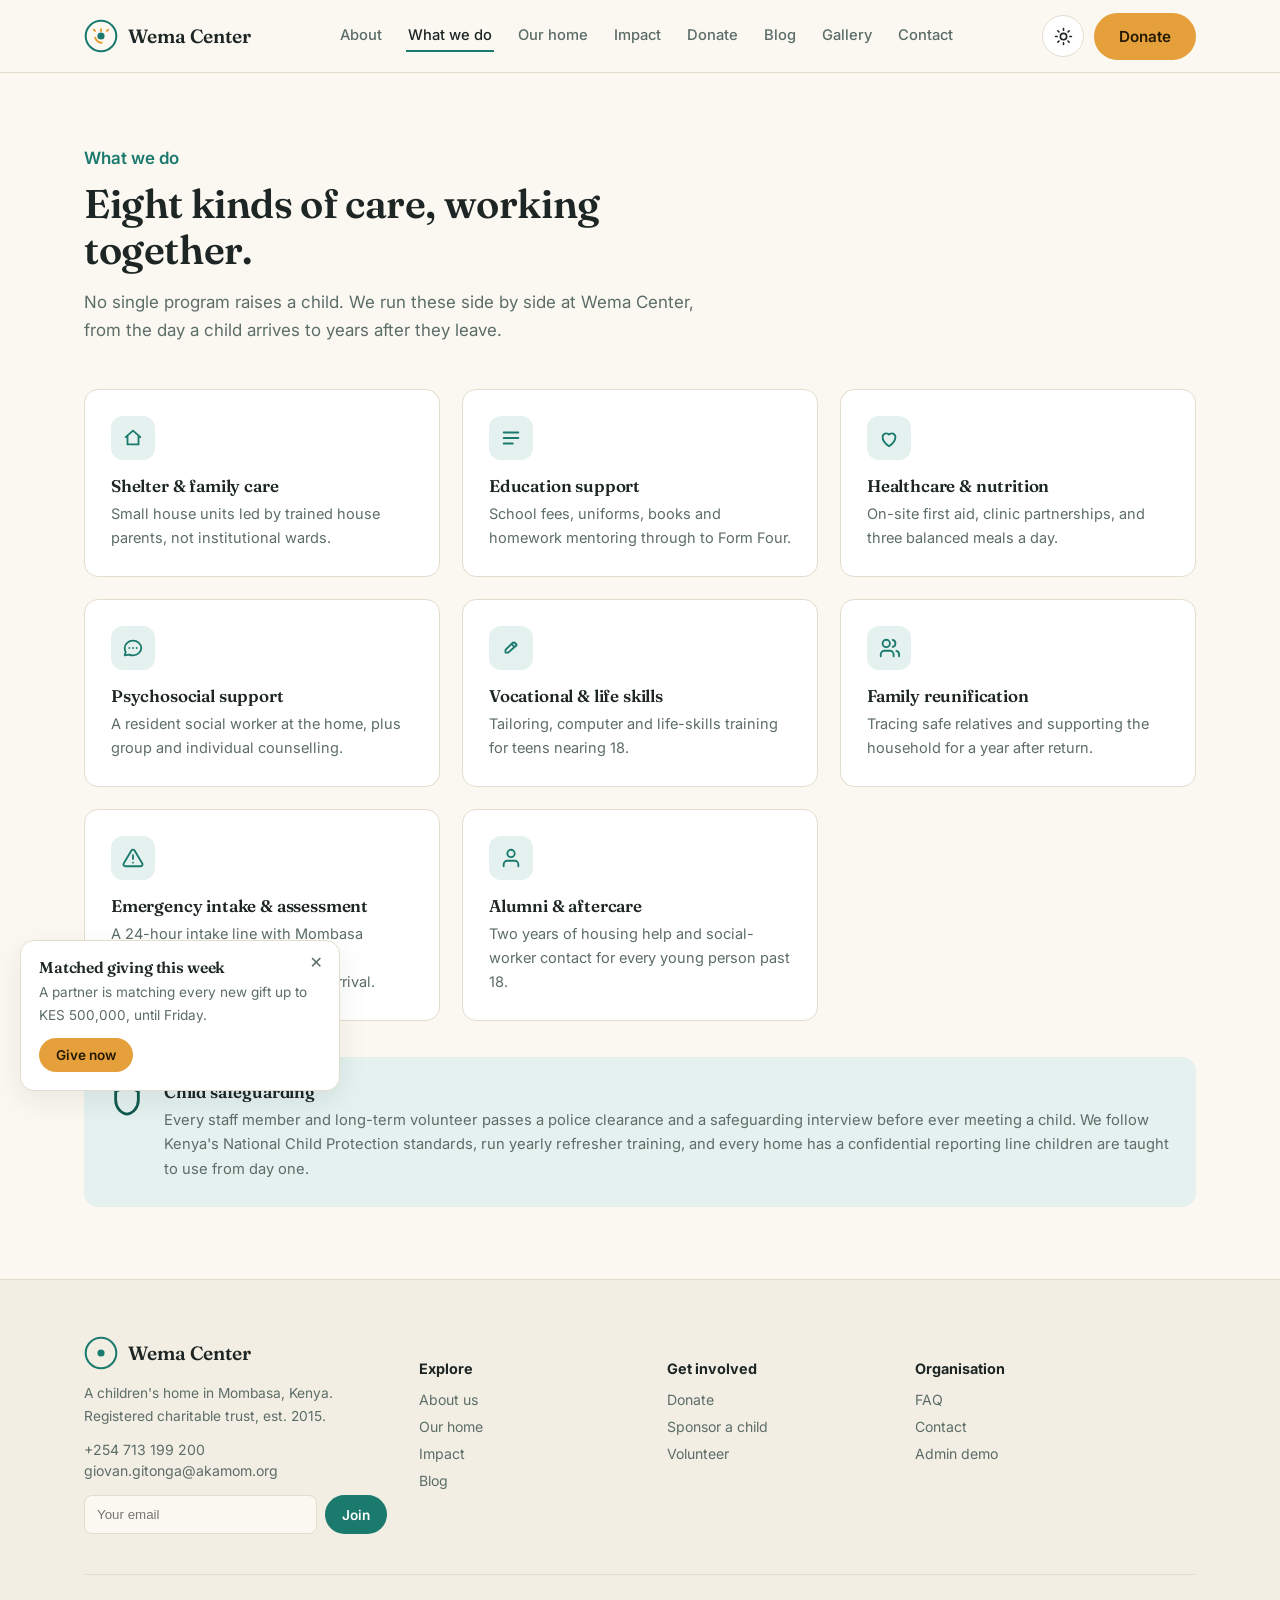
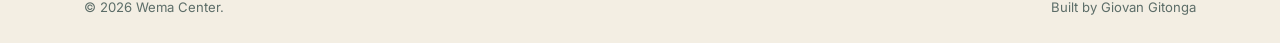
<file: programs.html>
<!DOCTYPE html>
<html lang="en">
<head>
<meta charset="UTF-8">
<meta name="viewport" content="width=device-width, initial-scale=1, viewport-fit=cover">
<title>What we do &mdash; Wema Center</title>
<link rel="preconnect" href="https://fonts.googleapis.com">
<link rel="preconnect" href="https://fonts.gstatic.com" crossorigin>
<link href="https://fonts.googleapis.com/css2?family=Fraunces:ital,opsz,wght@0,9..144,400;0,9..144,500;0,9..144,600;0,9..144,700;1,9..144,500&family=Inter:wght@400;500;600;700;800&display=swap" rel="stylesheet">
<link rel="icon" type="image/svg+xml" href="assets/images/favicon.svg">
<meta name="description" content="Wema Center is a children's home in Mombasa, Kenya — shelter, school fees, healthcare and a family to come home to for children who have nowhere else to turn.">
<link rel="stylesheet" href="assets/style.css">

</head>
<body>
<header class="nav" id="siteNav">
  <div class="container nav-row">
    <a href="index.html" class="logo">
      <svg viewBox="0 0 40 40" fill="none"><g class="mark-ring"><circle cx="20" cy="20" r="18" stroke="var(--primary)" stroke-width="2.4"/><path d="M13 22c2 4 5.6 6 8 6M20 14v-2M13 14l-1.4-1.4M27 14l1.4-1.4" stroke="var(--accent)" stroke-width="2.4" stroke-linecap="round"/><circle cx="20" cy="20" r="4.2" fill="var(--primary)"/></g></svg>
      Wema Center
    </a>
    <nav class="nav-links" id="navLinks">
      <a href="about.html">About</a>
      <a href="programs.html" class="active">What we do</a>
      <a href="homes.html">Our home</a>
      <a href="impact.html">Impact</a>
      <a href="donate.html">Donate</a>
      <a href="blog.html">Blog</a>
      <a href="gallery.html">Gallery</a>
      <a href="contact.html">Contact</a>
    </nav>
    <div class="nav-actions">
      <button class="theme-toggle" aria-label="Toggle dark mode">
        <svg id="themeIconSun" viewBox="0 0 24 24" fill="none" stroke="var(--text)" stroke-width="2"><circle cx="12" cy="12" r="4"/><path d="M12 2v2M12 20v2M4.9 4.9l1.4 1.4M17.7 17.7l1.4 1.4M2 12h2M20 12h2M4.9 19.1l1.4-1.4M17.7 6.3l1.4-1.4" stroke-linecap="round"/></svg>
        <svg id="themeIconMoon" viewBox="0 0 24 24" fill="none" stroke="var(--text)" stroke-width="2" style="display:none"><path d="M21 12.8A9 9 0 1 1 11.2 3a7 7 0 0 0 9.8 9.8Z"/></svg>
      </button>
      <a href="donate.html" class="btn btn-accent">Donate</a>
      <button class="hamburger" id="hamburger" type="button" aria-label="Menu" aria-expanded="false"><span></span></button>
    </div>
  </div>
</header>

<div class="mobile-panel" id="mobilePanel" aria-hidden="true">
  <div class="container">
    <a href="index.html">Home</a>
    <a href="about.html">About</a>
    <a href="programs.html" class="active">What we do</a>
    <a href="homes.html">Our home</a>
    <a href="impact.html">Impact &amp; progress</a>
    <a href="donate.html">Donate</a>
    <a href="blog.html">Blog</a>
    <a href="gallery.html">Gallery</a>
    <a href="faq.html">FAQ</a>
    <a href="contact.html">Contact</a>
    <a href="admin.html" style="color:var(--primary)">Admin demo</a>
  </div>
</div>
<main>
<div class="container section-pad">
  <div class="section-head">
    <p class="eyebrow">What we do</p>
    <h2>Eight kinds of care, working together.</h2>
    <p>No single program raises a child. We run these side by side at Wema Center, from the day a child arrives to years after they leave.</p>
  </div>
  <div class="programs-grid" id="programsGrid"></div>
  <div class="safeguard-box">
    <svg viewBox="0 0 24 24" fill="none" stroke-width="2" stroke-linecap="round" stroke-linejoin="round"><path d="M12 2 4 6v6c0 5 3.4 9.4 8 10 4.6-.6 8-5 8-10V6z"/></svg>
    <div><h4>Child safeguarding</h4><p>Every staff member and long-term volunteer passes a police clearance and a safeguarding interview before ever meeting a child. We follow Kenya's National Child Protection standards, run yearly refresher training, and every home has a confidential reporting line children are taught to use from day one.</p></div>
  </div>
</div>

</main>

<footer>
  <div class="container">
    <div class="foot-grid">
      <div class="foot-col">
        <div class="logo" style="margin-bottom:12px"><svg viewBox="0 0 40 40" width="30" height="30" fill="none"><circle cx="20" cy="20" r="18" stroke="var(--primary)" stroke-width="2.4"/><circle cx="20" cy="20" r="4.2" fill="var(--primary)"/></svg>Wema Center</div>
        <p style="font-size:.86rem">A children's home in Mombasa, Kenya. Registered charitable trust, est. 2015.</p>
        <a style="margin-bottom:4px" href="tel:+254713199200">+254 713 199 200</a><a href="mailto:giovan.gitonga@akamom.org">giovan.gitonga@akamom.org</a>
        <div class="newsletter"><input id="newsletterEmail" type="email" placeholder="Your email"><button class="btn btn-primary btn-sm" id="newsletterBtn">Join</button></div>
      </div>
      <div class="foot-col"><h5>Explore</h5><a href="about.html">About us</a><a href="homes.html">Our home</a><a href="impact.html">Impact</a><a href="blog.html">Blog</a></div>
      <div class="foot-col"><h5>Get involved</h5><a href="donate.html">Donate</a><a href="donate.html">Sponsor a child</a><a href="contact.html">Volunteer</a></div>
      <div class="foot-col"><h5>Organisation</h5><a href="faq.html">FAQ</a><a href="contact.html">Contact</a><a href="admin.html">Admin demo</a></div>
    </div>
   <div class="foot-bottom">
      <span>&copy; 2026 Wema Center. </span>
      <span>Built by Giovan Gitonga</span>
    </div>
  </div>
</footer>

<div class="toast-wrap" id="toastWrap"></div>

<div class="popup-banner" id="popupBanner">
  <button class="popup-close" id="popupClose">&#10005;</button>
  <h4>Matched giving this week</h4>
  <p>A partner is matching every new gift up to KES 500,000, until Friday.</p>
  <a href="donate.html" class="btn btn-accent btn-sm" id="popupCta">Give now</a>
</div>

<script src="assets/app.js"></script>
</body>
</html>
</file>
<file: assets/style.css>
:root{
  --bg:#FBF8F1; --surface:#FFFFFF; --surface-2:#F3EEE3; --text:#1D2624; --text-muted:#5C6D68;
  --primary:#1B7A6E; --primary-dark:#125A51; --primary-tint:#E4F1EE;
  --accent:#E5A03C; --accent-tint:#FBEDD5; --warn:#C9573F; --warn-tint:#F7E4DF;
  --border:#E3DDCE; --shadow:0 10px 30px rgba(29,38,36,.08);
  --radius-s:8px; --radius-m:14px; --radius-l:22px;
  box-sizing:border-box; padding-top:env(safe-area-inset-top,0px); padding-bottom:env(safe-area-inset-bottom,0px);
}
:root[data-theme="dark"]{
  --bg:#0E1D1A; --surface:#142E29; --surface-2:#183732; --text:#F2EFE4; --text-muted:#9FB4AE;
  --primary:#4FC3AE; --primary-dark:#3AA491; --primary-tint:#1B3833;
  --accent:#F0B84D; --accent-tint:#2E2716; --warn:#E88670; --warn-tint:#3A211C;
  --border:#25443D; --shadow:0 10px 30px rgba(0,0,0,.35);
}
@media (prefers-color-scheme: dark){
  :root:not([data-theme="light"]):not([data-theme="dark"]){
    --bg:#0E1D1A; --surface:#142E29; --surface-2:#183732; --text:#F2EFE4; --text-muted:#9FB4AE;
    --primary:#4FC3AE; --primary-dark:#3AA491; --primary-tint:#1B3833; --accent:#F0B84D; --accent-tint:#2E2716;
    --warn:#E88670; --warn-tint:#3A211C; --border:#25443D; --shadow:0 10px 30px rgba(0,0,0,.35);
  }
}
html{ scroll-padding-top:80px; }
*{box-sizing:border-box;}
body{ margin:0; background:var(--bg); color:var(--text); font-family:'Inter',system-ui,-apple-system,sans-serif; -webkit-font-smoothing:antialiased; transition:background .3s ease,color .3s ease; animation:bodyIn .35s ease; }
@keyframes bodyIn{ from{ opacity:0; } to{ opacity:1; } }
h1,h2,h3,h4{ font-family:'Fraunces',Georgia,serif; margin:0 0 .4em; font-weight:600; line-height:1.14; letter-spacing:-.01em; }
p{ line-height:1.65; color:var(--text-muted); margin:0 0 1em; }
a{ color:inherit; text-decoration:none; }
img,svg{ max-width:100%; display:block; }
button{ font-family:inherit; cursor:pointer; }
:focus-visible{ outline:3px solid var(--accent); outline-offset:2px; border-radius:4px; }
.container{ max-width:1160px; margin:0 auto; padding:0 24px; }
.section-pad{ padding:72px 0; }
.section-head{ max-width:640px; margin-bottom:44px; }
.eyebrow{ color:var(--primary); font-weight:600; font-size:.95rem; margin-bottom:.5em; }
.section-head h2{ font-size:clamp(1.8rem,3.4vw,2.5rem); }
.section-head p{ font-size:1.06rem; }
@media (prefers-reduced-motion:reduce){ *{ animation:none !important; transition:none !important; } }

.btn{ display:inline-flex; align-items:center; gap:8px; padding:13px 24px; border-radius:100px; font-weight:600; font-size:.95rem; border:1px solid transparent; transition:transform .15s ease,box-shadow .15s ease,background .2s ease; white-space:nowrap; }
.btn:active{ transform:scale(.97); }
.btn-primary{ background:var(--primary); color:#fff; }
.btn-primary:hover{ background:var(--primary-dark); box-shadow:0 6px 18px rgba(27,122,110,.3); }
.btn-accent{ background:var(--accent); color:#241a04; }
.btn-accent:hover{ box-shadow:0 6px 18px rgba(229,160,60,.35); }
.btn-outline{ background:transparent; border-color:var(--border); color:var(--text); }
.btn-outline:hover{ border-color:var(--primary); color:var(--primary); }
.btn-ghost{ background:var(--surface-2); color:var(--text); }
.btn-ghost:hover{ background:var(--border); }
.btn-sm{ padding:8px 16px; font-size:.85rem; }
.btn-block{ width:100%; justify-content:center; }
.btn[disabled]{ opacity:.6; cursor:not-allowed; }
.btn-success{ background:var(--primary) !important; color:#fff !important; }

header.nav{ position:sticky; top:0; z-index:60; padding-top:env(safe-area-inset-top,0px); background:color-mix(in srgb, var(--bg) 90%, transparent); backdrop-filter:blur(10px); -webkit-backdrop-filter:blur(10px); border-bottom:1px solid var(--border); }
.nav-row{ display:flex; align-items:center; justify-content:space-between; height:72px; }
.logo{ display:flex; align-items:center; gap:10px; font-family:'Fraunces',serif; font-weight:600; font-size:1.2rem; }
.logo svg{ width:34px; height:34px; }
.logo .mark-ring{ transform-origin:50% 50%; transition:transform .6s cubic-bezier(.2,.9,.3,1.4); }
.logo:hover .mark-ring{ transform:rotate(24deg) scale(1.06); }
.nav-links{ display:flex; gap:22px; align-items:center; }
.nav-links a{ font-size:.92rem; font-weight:500; color:var(--text-muted); padding:6px 2px; border-bottom:2px solid transparent; transition:color .2s,border-color .2s; }
.nav-links a:hover{ color:var(--text); }
.nav-links a.active{ color:var(--text); border-color:var(--primary); }
.nav-actions{ display:flex; align-items:center; gap:10px; }
.theme-toggle{ width:42px; height:42px; border-radius:50%; border:1px solid var(--border); background:var(--surface); display:flex; align-items:center; justify-content:center; transition:background .2s; flex-shrink:0; }
.theme-toggle:hover{ background:var(--surface-2); }
.theme-toggle svg{ width:19px; height:19px; }
.hamburger{ display:none; width:42px; height:42px; border-radius:50%; border:1px solid var(--border); background:var(--surface); align-items:center; justify-content:center; flex-shrink:0; -webkit-tap-highlight-color:transparent; touch-action:manipulation; }
.hamburger span, .hamburger span::before, .hamburger span::after{ content:''; display:block; width:18px; height:2px; background:var(--text); position:relative; transition:.25s; pointer-events:none; }
.hamburger span::before{ position:absolute; top:-6px; }
.hamburger span::after{ position:absolute; top:6px; }
.hamburger.open span{ background:transparent; }
.hamburger.open span::before{ transform:rotate(45deg); top:0; }
.hamburger.open span::after{ transform:rotate(-45deg); top:0; }
@media (max-width:900px){ .nav-links{ display:none; } .hamburger{ display:flex; } }

.mobile-panel{ position:fixed; inset:0; z-index:65; background:var(--bg); padding-top:calc(72px + env(safe-area-inset-top,0px)); opacity:0; visibility:hidden; transform:translateY(-6px); transition:opacity .22s ease,transform .22s ease,visibility 0s linear .22s; overflow:auto; }
.mobile-panel.show{ opacity:1; visibility:visible; transform:translateY(0); transition:opacity .22s ease,transform .22s ease; }
.mobile-panel .container{ padding-top:20px; display:flex; flex-direction:column; gap:2px; }
.mobile-panel a{ padding:16px 4px; font-size:1.1rem; font-weight:500; border-bottom:1px solid var(--border); display:flex; justify-content:space-between; align-items:center; }
.mobile-panel a.active{ color:var(--primary); }

.hero{ position:relative; overflow:hidden; padding:56px 0 80px; }
.hero-grid{ display:grid; grid-template-columns:1.1fr .9fr; gap:56px; align-items:center; }
.hero h1{ font-size:clamp(2.2rem,5vw,3.4rem); letter-spacing:-.02em; }
.hero .lede{ font-size:1.12rem; max-width:46ch; }
.hero-cta{ display:flex; gap:14px; flex-wrap:wrap; margin-top:8px; }
.hero-stats{ display:flex; gap:32px; margin-top:40px; flex-wrap:wrap; }
.stat b{ display:block; font-family:'Fraunces',serif; font-size:1.9rem; color:var(--primary); font-variant-numeric:tabular-nums; }
.stat span{ font-size:.84rem; color:var(--text-muted); }
.hero-art svg{ width:100%; height:auto; opacity:0; transform:translateY(14px); animation:heroIn .9s .12s cubic-bezier(.2,.8,.3,1) forwards; }
@keyframes heroIn{ to{ opacity:1; transform:translateY(0);} }
@media (max-width:860px){ .hero-grid{ grid-template-columns:1fr; } .hero-art{ order:-1; max-width:320px; margin:0 auto; } }

.teaser-strip{ background:var(--surface-2); padding:60px 0; }
.teaser-grid{ display:grid; grid-template-columns:repeat(4,1fr); gap:18px; }
.teaser-card{ background:var(--surface); border:1px solid var(--border); border-radius:var(--radius-m); padding:22px; transition:transform .2s,border-color .2s; }
.teaser-card:hover{ transform:translateY(-3px); border-color:var(--primary); }
.teaser-card h4{ font-size:1.02rem; margin-bottom:.3em; }
.teaser-card p{ font-size:.86rem; margin-bottom:10px; }
.teaser-card a{ font-size:.84rem; font-weight:600; color:var(--primary); }
@media (max-width:860px){ .teaser-grid{ grid-template-columns:1fr 1fr; } }
@media (max-width:560px){ .teaser-grid{ grid-template-columns:1fr; } }

.about-grid{ display:grid; grid-template-columns:.95fr 1.05fr; gap:56px; align-items:start; }
.about-art{ border-radius:var(--radius-l); overflow:hidden; background:linear-gradient(160deg,var(--primary-tint),var(--accent-tint)); padding:20px; }
.values{ display:grid; grid-template-columns:1fr 1fr; gap:18px; margin-top:22px; }
.value-card{ background:var(--surface); border:1px solid var(--border); border-radius:var(--radius-m); padding:18px; }
.value-card h4{ font-family:'Inter'; font-size:.98rem; margin-bottom:.3em; }
.value-card p{ font-size:.88rem; margin:0; }
.founder-row{ display:flex; gap:16px; align-items:center; margin-top:26px; background:var(--surface); border:1px solid var(--border); border-radius:var(--radius-m); padding:18px; }
.founder-avatar{ width:58px; height:58px; border-radius:50%; flex-shrink:0; }
.founder-row h4{ font-size:.98rem; margin-bottom:2px; }
.founder-row p{ margin:0; font-size:.86rem; }
@media (max-width:860px){ .about-grid{ grid-template-columns:1fr; } .values{ grid-template-columns:1fr 1fr; } }

.testimonials{ display:grid; grid-template-columns:repeat(3,1fr); gap:20px; margin-top:20px; }
.testimonial{ background:var(--surface); border:1px solid var(--border); border-radius:var(--radius-m); padding:22px; }
.testimonial p{ font-size:.94rem; font-style:italic; margin-bottom:14px; }
.testimonial .who{ display:flex; align-items:center; gap:10px; }
.testimonial .who b{ display:block; font-size:.86rem; }
.testimonial .who span{ font-size:.78rem; color:var(--text-muted); }
@media (max-width:860px){ .testimonials{ grid-template-columns:1fr; } }

.programs-grid{ display:grid; grid-template-columns:repeat(3,1fr); gap:22px; }
.program-card{ background:var(--surface); border:1px solid var(--border); border-radius:var(--radius-m); padding:26px; transition:border-color .2s,transform .2s; }
.program-card:hover{ border-color:var(--primary); transform:translateY(-3px); }
.program-card .icon{ width:44px; height:44px; border-radius:12px; background:var(--primary-tint); display:flex; align-items:center; justify-content:center; margin-bottom:16px; }
.program-card .icon svg{ width:22px; height:22px; stroke:var(--primary); }
.program-card h3{ font-size:1.06rem; }
.program-card p{ font-size:.91rem; margin:0; }
@media (max-width:860px){ .programs-grid{ grid-template-columns:1fr 1fr; } }
@media (max-width:560px){ .programs-grid{ grid-template-columns:1fr; } }
.safeguard-box{ margin-top:36px; background:var(--primary-tint); border-radius:var(--radius-m); padding:26px; display:flex; gap:20px; align-items:flex-start; }
.safeguard-box svg{ width:34px; height:34px; stroke:var(--primary-dark); flex-shrink:0; }
.safeguard-box h4{ font-size:1.05rem; margin-bottom:6px; }
.safeguard-box p{ margin:0; font-size:.92rem; }
@media (max-width:600px){ .safeguard-box{ flex-direction:column; } }

.homes-grid{ display:grid; grid-template-columns:repeat(2,1fr); gap:26px; }
.home-card{ background:var(--surface); border:1px solid var(--border); border-radius:var(--radius-l); overflow:hidden; display:flex; flex-direction:column; }
.home-art{ aspect-ratio:16/9; }
.home-body{ padding:22px 22px 24px; display:flex; flex-direction:column; gap:10px; flex:1; }
.home-body h3{ font-size:1.2rem; margin-bottom:0; }
.home-meta{ display:flex; gap:14px; flex-wrap:wrap; font-size:.82rem; color:var(--text-muted); }
.home-meta span{ display:flex; align-items:center; gap:5px; }
.home-body p{ font-size:.92rem; margin:2px 0 6px; }
.home-actions{ margin-top:auto; display:flex; gap:10px; flex-wrap:wrap; }
@media (max-width:860px){ .homes-grid{ grid-template-columns:1fr; } }

.timeline{ position:relative; margin-top:10px; }
.timeline::before{ content:''; position:absolute; left:19px; top:6px; bottom:6px; width:2px; background:var(--border); }
.tl-item{ position:relative; padding:0 0 36px 56px; }
.tl-item:last-child{ padding-bottom:0; }
.tl-dot{ position:absolute; left:0; top:0; width:40px; height:40px; border-radius:50%; background:var(--primary); color:#fff; font-family:'Fraunces',serif; font-weight:600; font-size:.8rem; display:flex; align-items:center; justify-content:center; }
.tl-item h4{ font-family:'Inter'; font-size:1rem; margin-bottom:.25em; }
.tl-item p{ margin:0; font-size:.92rem; }

.stats-band{ background:var(--primary); color:#fff; padding:52px 0; }
.stats-band .container{ display:flex; justify-content:space-between; flex-wrap:wrap; gap:24px; }
.stats-band .stat b{ color:#fff; }
.stats-band .stat span{ color:rgba(255,255,255,.75); }

.campaign{ background:var(--surface); border:1px solid var(--border); border-radius:var(--radius-m); padding:22px; margin-bottom:16px; }
.campaign-top{ display:flex; justify-content:space-between; gap:12px; margin-bottom:10px; flex-wrap:wrap; }
.campaign-top h4{ font-family:'Inter'; font-size:1rem; margin:0; }
.campaign-top b{ color:var(--primary); font-variant-numeric:tabular-nums; }
.bar{ height:10px; border-radius:100px; background:var(--surface-2); overflow:hidden; }
.bar>i{ display:block; height:100%; background:linear-gradient(90deg,var(--primary),var(--accent)); border-radius:100px; transition:width 1s cubic-bezier(.2,.8,.3,1); width:0; }
.campaign-sub{ display:flex; justify-content:space-between; margin-top:8px; font-size:.82rem; color:var(--text-muted); }

.donate-wrap{ display:grid; grid-template-columns:1fr 1fr; gap:44px; align-items:start; }
.donate-card{ background:var(--surface); border:1px solid var(--border); border-radius:var(--radius-l); padding:30px; box-shadow:var(--shadow); }
.seg{ display:flex; background:var(--surface-2); border-radius:100px; padding:4px; margin-bottom:20px; }
.seg button{ flex:1; border:none; background:transparent; padding:10px; border-radius:100px; font-weight:600; font-size:.88rem; color:var(--text-muted); transition:.2s; }
.seg button.active{ background:var(--surface); color:var(--primary); box-shadow:0 2px 6px rgba(0,0,0,.08); }
.amount-grid{ display:grid; grid-template-columns:repeat(3,1fr); gap:10px; margin-bottom:14px; }
.amount-grid button{ padding:14px 8px; border-radius:var(--radius-s); border:1px solid var(--border); background:var(--surface); font-weight:600; font-size:.94rem; transition:.15s; }
.amount-grid button.active{ border-color:var(--primary); background:var(--primary-tint); color:var(--primary-dark); }
.field{ margin-bottom:14px; }
.field label{ display:block; font-size:.85rem; font-weight:600; margin-bottom:6px; }
.field input,.field select,.field textarea{ width:100%; padding:12px 13px; border-radius:var(--radius-s); border:1px solid var(--border); background:var(--bg); color:var(--text); font-family:inherit; font-size:.95rem; }
.field input:focus,.field select:focus,.field textarea:focus{ border-color:var(--primary); }
.pay-tabs{ display:flex; gap:10px; margin-bottom:16px; }
.pay-tab{ flex:1; border:1px solid var(--border); border-radius:var(--radius-s); padding:12px; text-align:center; font-weight:600; font-size:.88rem; background:var(--surface); }
.pay-tab.active{ border-color:var(--primary); color:var(--primary); background:var(--primary-tint); }
.donate-side h3{ font-size:1.45rem; }
.sponsor-box{ background:var(--accent-tint); border-radius:var(--radius-m); padding:20px; margin-top:20px; }
.spend-box{ margin-top:24px; }
.spend-row{ display:flex; align-items:center; gap:10px; margin-bottom:10px; font-size:.86rem; }
.spend-row .lbl{ width:110px; flex-shrink:0; color:var(--text-muted); }
.spend-row .bar{ flex:1; }
.spend-row .pct{ width:38px; text-align:right; font-weight:600; }
.donate-success{ display:none; text-align:center; padding:20px 0; }
.donate-success.show{ display:block; }
.check-pop{ width:66px; height:66px; border-radius:50%; background:var(--primary); display:flex; align-items:center; justify-content:center; margin:0 auto 16px; animation:pop .5s cubic-bezier(.2,1.4,.4,1); }
.check-pop svg{ width:32px; height:32px; stroke:#fff; }
@keyframes pop{ 0%{ transform:scale(0);} 70%{ transform:scale(1.12);} 100%{ transform:scale(1);} }
.secure-note{ display:flex; align-items:center; gap:6px; font-size:.78rem; color:var(--text-muted); justify-content:center; margin-top:10px; }
.secure-note svg{ width:14px; height:14px; }
@media (max-width:860px){ .donate-wrap{ grid-template-columns:1fr; } }

.blog-grid{ display:grid; grid-template-columns:repeat(3,1fr); gap:22px; }
.blog-card{ background:var(--surface); border:1px solid var(--border); border-radius:var(--radius-m); overflow:hidden; cursor:pointer; transition:transform .2s,border-color .2s; }
.blog-card:hover{ transform:translateY(-3px); border-color:var(--primary); }
.blog-art{ height:150px; }
.blog-body{ padding:18px; }
.blog-tag{ font-size:.76rem; color:var(--primary); font-weight:600; margin-bottom:6px; }
.blog-body h4{ font-family:'Inter'; font-size:1rem; margin-bottom:6px; }
.blog-body p{ font-size:.86rem; margin:0; }
.blog-date{ font-size:.78rem; color:var(--text-muted); margin-top:10px; display:block; }
@media (max-width:860px){ .blog-grid{ grid-template-columns:1fr 1fr; } }
@media (max-width:560px){ .blog-grid{ grid-template-columns:1fr; } }

.gallery-grid{ display:grid; grid-template-columns:repeat(3,1fr); gap:18px; }
.gallery-item{ border-radius:var(--radius-m); overflow:hidden; background:var(--surface); border:1px solid var(--border); }
.gallery-art{ aspect-ratio:4/3; }
.gallery-cap{ padding:12px 14px; font-size:.84rem; color:var(--text-muted); }
@media (max-width:860px){ .gallery-grid{ grid-template-columns:1fr 1fr; } }
@media (max-width:560px){ .gallery-grid{ grid-template-columns:1fr; } }

.faq-item{ border-bottom:1px solid var(--border); }
.faq-q{ width:100%; text-align:left; background:none; border:none; padding:20px 0; font-family:'Fraunces',serif; font-size:1.05rem; font-weight:500; display:flex; justify-content:space-between; align-items:center; color:var(--text); gap:16px; }
.faq-q svg{ width:18px; height:18px; flex-shrink:0; transition:transform .25s ease; stroke:var(--primary); }
.faq-item.open .faq-q svg{ transform:rotate(45deg); }
.faq-a{ max-height:0; overflow:hidden; transition:max-height .3s ease; }
.faq-item.open .faq-a{ max-height:240px; }
.faq-a p{ padding-bottom:18px; margin:0; font-size:.94rem; }

.contact-grid{ display:grid; grid-template-columns:1fr 1fr; gap:44px; }
.info-row{ display:flex; gap:14px; margin-bottom:20px; }
.info-row .ic{ width:38px; height:38px; border-radius:10px; background:var(--primary-tint); display:flex; align-items:center; justify-content:center; flex-shrink:0; }
.info-row .ic svg{ width:18px; height:18px; stroke:var(--primary); }
.info-row h4{ font-family:'Inter'; font-size:.95rem; margin-bottom:2px; }
.info-row p{ margin:0; font-size:.88rem; }
.social-row{ display:flex; gap:10px; margin-top:20px; }
.social-row a{ width:38px; height:38px; border-radius:50%; border:1px solid var(--border); display:flex; align-items:center; justify-content:center; font-size:.78rem; font-weight:700; }
.social-row a:hover{ border-color:var(--primary); color:var(--primary); }
@media (max-width:860px){ .contact-grid{ grid-template-columns:1fr; } }

footer{ background:var(--surface-2); border-top:1px solid var(--border); padding:56px 0 28px; }
.foot-grid{ display:grid; grid-template-columns:1.4fr 1fr 1fr 1.3fr; gap:32px; margin-bottom:40px; }
.foot-col h5{ font-size:.9rem; margin-bottom:14px; }
.foot-col a{ display:block; font-size:.88rem; color:var(--text-muted); margin-bottom:10px; }
.foot-col a:hover{ color:var(--primary); }
.newsletter{ display:flex; gap:8px; margin-top:10px; }
.newsletter input{ flex:1; padding:11px 12px; border-radius:var(--radius-s); border:1px solid var(--border); background:var(--bg); color:var(--text); }
.foot-bottom{ display:flex; justify-content:space-between; flex-wrap:wrap; gap:10px; padding-top:24px; border-top:1px solid var(--border); font-size:.82rem; color:var(--text-muted); }
@media (max-width:860px){ .foot-grid{ grid-template-columns:1fr 1fr; } }
@media (max-width:560px){ .foot-grid{ grid-template-columns:1fr; } }

.modal-backdrop{ position:fixed; inset:0; background:rgba(10,16,15,.55); backdrop-filter:blur(2px); display:none; align-items:center; justify-content:center; z-index:90; padding:20px; }
.modal-backdrop.show{ display:flex; }
.modal{ background:var(--surface); border-radius:var(--radius-l); max-width:560px; width:100%; max-height:88vh; overflow:auto; padding:30px; position:relative; box-shadow:var(--shadow); }
.modal-close{ position:absolute; top:16px; right:16px; width:34px; height:34px; border-radius:50%; background:var(--surface-2); border:none; display:flex; align-items:center; justify-content:center; }

.toast-wrap{ position:fixed; bottom:calc(20px + env(safe-area-inset-bottom,0px)); right:20px; z-index:99; display:flex; flex-direction:column; gap:10px; max-width:320px; }
.toast{ background:var(--text); color:var(--bg); padding:14px 16px; border-radius:var(--radius-s); font-size:.88rem; box-shadow:var(--shadow); display:flex; gap:10px; align-items:flex-start; opacity:0; transform:translateY(10px); transition:.3s ease; }
.toast.show{ opacity:1; transform:translateY(0); }
.toast b{ display:block; margin-bottom:2px; }
.toast svg{ width:18px; height:18px; flex-shrink:0; margin-top:1px; stroke:var(--primary); }

.popup-banner{ position:fixed; left:20px; bottom:calc(20px + env(safe-area-inset-bottom,0px)); z-index:70; max-width:320px; background:var(--surface); border:1px solid var(--border); border-radius:var(--radius-m); padding:18px; box-shadow:var(--shadow); transform:translateY(140%); transition:transform .5s cubic-bezier(.2,.8,.3,1.1); }
.popup-banner.show{ transform:translateY(0); }
.popup-banner h4{ font-size:.98rem; margin-bottom:4px; }
.popup-banner p{ font-size:.85rem; margin-bottom:12px; }
.popup-close{ position:absolute; top:10px; right:10px; background:none; border:none; color:var(--text-muted); font-size:1rem; }
@media (max-width:560px){ .popup-banner{ left:14px; right:14px; max-width:none; } }

.admin-bar{ background:var(--surface); border-bottom:1px solid var(--border); padding:16px 0; position:sticky; top:0; z-index:20; }
.admin-bar .container{ display:flex; justify-content:space-between; align-items:center; }
.admin-shell{ display:grid; grid-template-columns:220px 1fr; min-height:calc(100vh - 65px); }
.admin-side{ border-right:1px solid var(--border); padding:24px 14px; }
.admin-side button{ display:block; width:100%; text-align:left; padding:11px 14px; border-radius:var(--radius-s); border:none; background:none; color:var(--text-muted); font-weight:500; font-size:.9rem; margin-bottom:4px; }
.admin-side button.active{ background:var(--primary-tint); color:var(--primary-dark); font-weight:600; }
.admin-main{ padding:32px; overflow:auto; }
.admin-panel{ display:none; }
.admin-panel.show{ display:block; }
.admin-cards{ display:grid; grid-template-columns:repeat(4,1fr); gap:16px; margin-bottom:30px; }
.admin-kpi{ background:var(--surface); border:1px solid var(--border); border-radius:var(--radius-m); padding:18px; }
.admin-kpi b{ font-family:'Fraunces',serif; font-size:1.6rem; display:block; }
.admin-kpi span{ font-size:.8rem; color:var(--text-muted); }
table.admin-table{ width:100%; border-collapse:collapse; background:var(--surface); border:1px solid var(--border); border-radius:var(--radius-m); overflow:hidden; font-size:.88rem; }
table.admin-table th{ text-align:left; background:var(--surface-2); padding:12px 14px; font-size:.78rem; text-transform:uppercase; letter-spacing:.03em; color:var(--text-muted); }
table.admin-table td{ padding:12px 14px; border-top:1px solid var(--border); vertical-align:top; }
.admin-form{ background:var(--surface); border:1px solid var(--border); border-radius:var(--radius-m); padding:20px; margin-bottom:24px; }
.admin-form .grid2{ display:grid; grid-template-columns:1fr 1fr; gap:12px; }
.tag-pill{ display:inline-block; padding:3px 10px; border-radius:100px; background:var(--primary-tint); color:var(--primary-dark); font-size:.76rem; font-weight:600; }
.row-actions{ display:flex; gap:8px; }
.login-wrap{ min-height:80vh; display:flex; align-items:center; justify-content:center; padding:20px; }
.login-card{ background:var(--surface); border:1px solid var(--border); border-radius:var(--radius-l); padding:36px; width:100%; max-width:380px; box-shadow:var(--shadow); }
.login-hint{ background:var(--primary-tint); color:var(--primary-dark); font-size:.82rem; padding:10px 12px; border-radius:var(--radius-s); margin-bottom:18px; }
@media (max-width:760px){ .admin-shell{ grid-template-columns:1fr; } .admin-side{ display:flex; overflow:auto; border-right:none; border-bottom:1px solid var(--border); gap:6px; padding:10px 14px; } .admin-side button{ white-space:nowrap; width:auto; } .admin-cards{ grid-template-columns:1fr 1fr; } .admin-form .grid2{ grid-template-columns:1fr; } }

/* ===== Wema Center: illustrations (img-based) ===== */
.hero-art img{ width:100%; height:auto; border-radius:28px; opacity:0; transform:translateY(14px); animation:heroIn .9s .12s cubic-bezier(.2,.8,.3,1) forwards; box-shadow:var(--shadow); }
.about-art img{ width:100%; height:auto; border-radius:14px; }
.founder-avatar{ object-fit:cover; }
.testimonial .who .avatar{ width:34px; height:34px; border-radius:50%; flex-shrink:0; }
.home-art img, .blog-art img, .gallery-art img{ width:100%; height:100%; object-fit:cover; display:block; }
.home-art{ overflow:hidden; }
.banner-img{ width:100%; height:auto; border-radius:22px; margin:-10px 0 48px; box-shadow:var(--shadow); }
.side-art{ width:100%; height:auto; border-radius:18px; margin-bottom:24px; }
.modal-img{ width:100%; height:auto; aspect-ratio:2/1; object-fit:cover; border-radius:14px; margin-bottom:16px; display:block; }
.modal-img[hidden]{ display:none; }
.campaign{ display:flex; gap:18px; align-items:flex-start; }
.campaign-main{ flex:1; min-width:0; }
.campaign-thumb{ width:72px; height:72px; border-radius:14px; flex-shrink:0; }
.foot-col a[href^="tel:"], .foot-col a[href^="mailto:"]{ overflow-wrap:anywhere; }
.info-row a:hover{ color:var(--primary); }
[data-theme="dark"] .hero-art img, [data-theme="dark"] .about-art img, [data-theme="dark"] .home-art img,
[data-theme="dark"] .blog-art img, [data-theme="dark"] .gallery-art img, [data-theme="dark"] .side-art,
[data-theme="dark"] .banner-img, [data-theme="dark"] .modal-img{ filter:brightness(.9) saturate(.95); }

/* single-home layout on homes.html */
.homes-grid.single{ grid-template-columns:1fr; }
.homes-grid.single .home-card{ flex-direction:row; }
.homes-grid.single .home-art{ flex:1.25; aspect-ratio:auto; min-height:340px; }
.homes-grid.single .home-body{ flex:1; justify-content:center; padding:32px; }
.homes-grid.single .home-body h3{ font-size:1.6rem; }
.homes-grid.single .home-body p{ font-size:1rem; }
@media (max-width:860px){
  .homes-grid.single .home-card{ flex-direction:column; }
  .homes-grid.single .home-art{ aspect-ratio:16/9; min-height:0; }
  .homes-grid.single .home-body{ padding:22px 22px 24px; }
  .banner-img{ margin:0 0 36px; }
}
@media (max-width:480px){ .campaign{ flex-direction:column; gap:12px; } }
.foot-col a[href^="mailto:"]{ margin-bottom:16px; }

/* .section-pad's shorthand was zeroing .container's side padding on small screens */
.container.section-pad{ padding-left:24px; padding-right:24px; }
</file>
